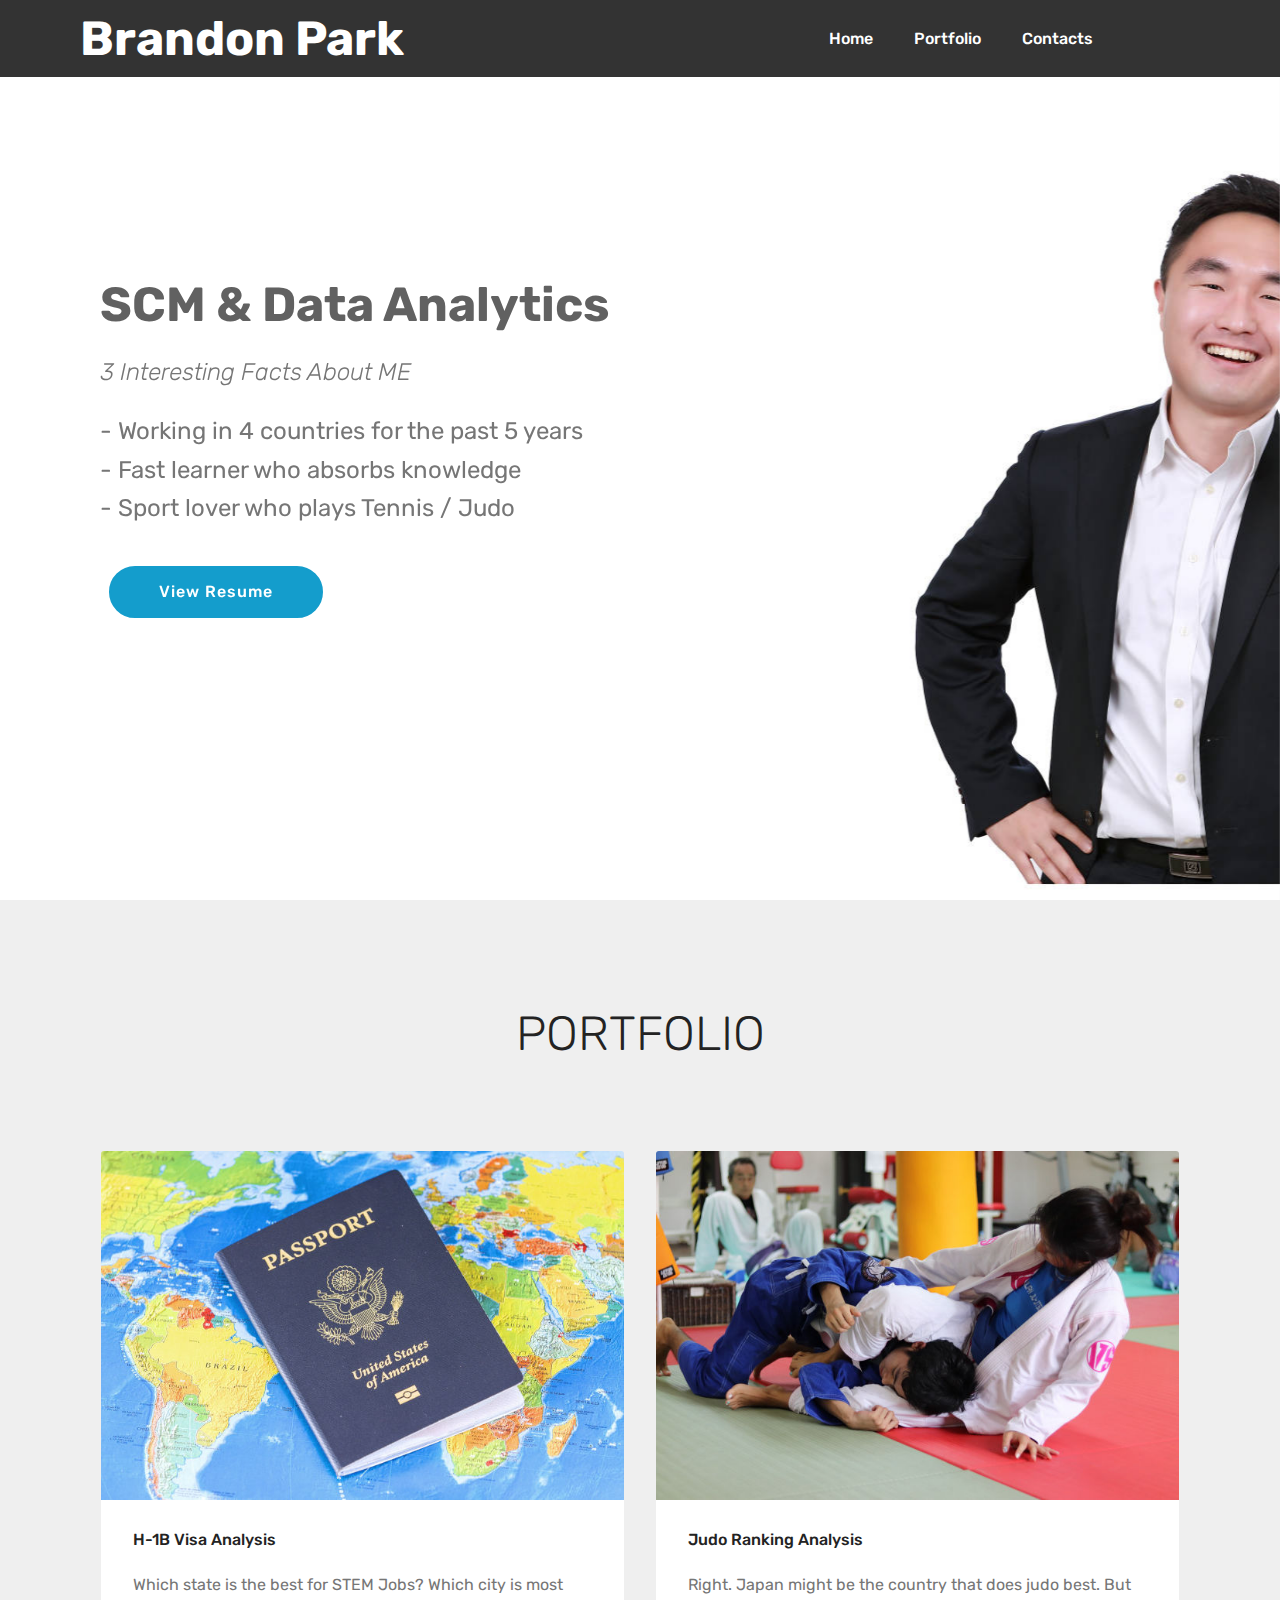
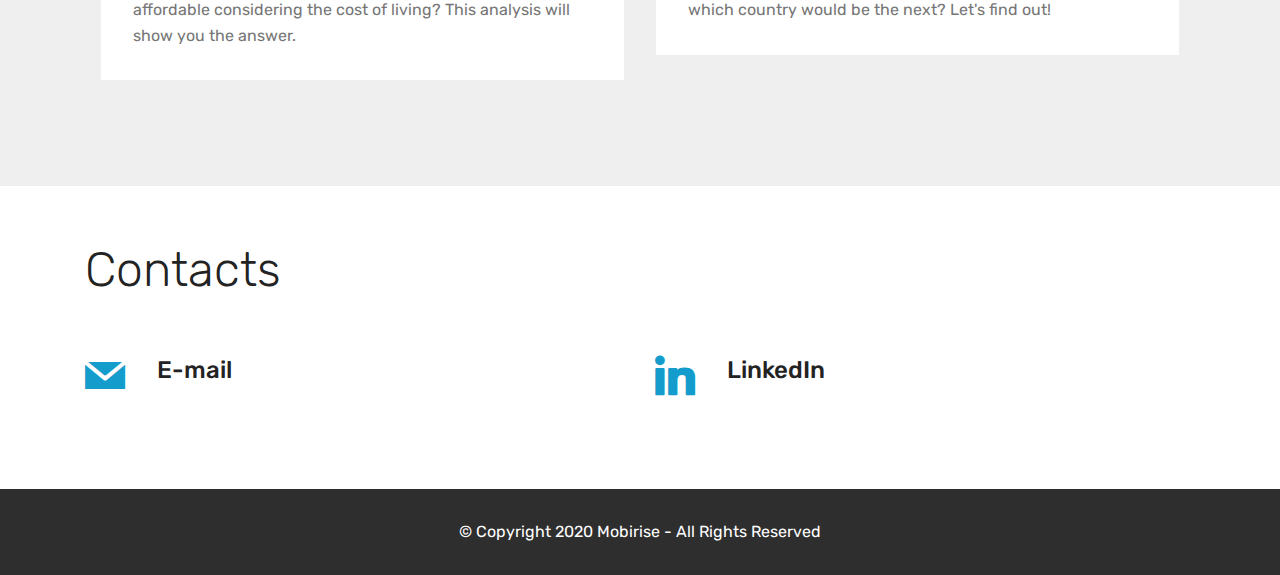
<file: index.html>
<!DOCTYPE html>
<html  >
<head>
  <!-- Site made with Mobirise Website Builder v4.12.4, https://mobirise.com -->
  <meta charset="UTF-8">
  <meta http-equiv="X-UA-Compatible" content="IE=edge">
  <meta name="generator" content="Mobirise v4.12.4, mobirise.com">
  <meta name="viewport" content="width=device-width, initial-scale=1, minimum-scale=1">
  <link rel="shortcut icon" href="assets/images/1-67x73.png" type="image/x-icon">
  <meta name="description" content="">
  
  
  <title>Home</title>
  <link rel="stylesheet" href="assets/web/assets/mobirise-icons/mobirise-icons.css">
  <link rel="stylesheet" href="assets/bootstrap/css/bootstrap.min.css">
  <link rel="stylesheet" href="assets/bootstrap/css/bootstrap-grid.min.css">
  <link rel="stylesheet" href="assets/bootstrap/css/bootstrap-reboot.min.css">
  <link rel="stylesheet" href="assets/socicon/css/styles.css">
  <link rel="stylesheet" href="assets/tether/tether.min.css">
  <link rel="stylesheet" href="assets/dropdown/css/style.css">
  <link rel="stylesheet" href="assets/theme/css/style.css">
  <link rel="preload" as="style" href="assets/mobirise/css/mbr-additional.css"><link rel="stylesheet" href="assets/mobirise/css/mbr-additional.css" type="text/css">
  
  
  
</head>
<body>
  <section class="menu cid-s62dgNd9wj" once="menu" id="menu1-0">

    

    <nav class="navbar navbar-expand beta-menu navbar-dropdown align-items-center navbar-fixed-top navbar-toggleable-sm">
        <button class="navbar-toggler navbar-toggler-right" type="button" data-toggle="collapse" data-target="#navbarSupportedContent" aria-controls="navbarSupportedContent" aria-expanded="false" aria-label="Toggle navigation">
            <div class="hamburger">
                <span></span>
                <span></span>
                <span></span>
                <span></span>
            </div>
        </button>
        <div class="menu-logo">
            <div class="navbar-brand">
                
                <span class="navbar-caption-wrap"><a class="navbar-caption text-white display-2" href="index.html">Brandon Park</a></span>
            </div>
        </div>
        <div class="collapse navbar-collapse" id="navbarSupportedContent">
            <ul class="navbar-nav nav-dropdown nav-right" data-app-modern-menu="true"><li class="nav-item">
                    <a class="nav-link link text-white display-4" href="index.html#top">
                        
                        Home &nbsp; &nbsp;&nbsp;</a>
                </li><li class="nav-item">
                    <a class="nav-link link text-white display-4" href="index.html#features18-r" target="_blank">
                        
                        Portfolio &nbsp; &nbsp;&nbsp;</a>
                </li><li class="nav-item"><a class="nav-link link text-white display-4" href="index.html#contacts3-10">
                        
                        Contacts</a></li><li class="nav-item"><a class="nav-link link text-white display-4" href="https://mobirise.co">&nbsp; &nbsp; &nbsp; &nbsp; &nbsp; &nbsp; &nbsp; &nbsp; &nbsp; &nbsp;</a></li></ul>
            
        </div>
    </nav>
</section>

<section class="engine"><a href="https://mobirise.info/a">online site builder</a></section><section class="header9 cid-s62dBQvLUE mbr-fullscreen mbr-parallax-background" id="header9-4">

    

    

    <div class="container">
        <div class="media-container-column mbr-white col-lg-8 col-md-10">
            <h1 class="mbr-section-title align-left mbr-bold pb-3 mbr-fonts-style display-1">SCM &amp; Data Analytics</h1>
            <h3 class="mbr-section-subtitle align-left mbr-light pb-3 mbr-fonts-style display-5">3 Interesting Facts About ME<br></h3>
            <p class="mbr-text align-left pb-3 mbr-fonts-style display-5">- Working in 4 countries for the past 5 years<br>- Fast learner who absorbs knowledge<br>- Sport lover who plays Tennis / Judo</p>
            <div class="mbr-section-btn align-left"><a class="btn btn-md btn-primary display-4" href="assets/files/CV_Brandon-Park_2020.pdf" target="_blank">View Resume</a></div>
        </div>
    </div>

    
</section>

<section class="features18 popup-btn-cards cid-s62jAHwenH" id="features18-r">

    

    
    <div class="container">
        <h2 class="mbr-section-title pb-3 align-center mbr-fonts-style display-1">
            PORTFOLIO</h2>
        <h3 class="mbr-section-subtitle display-5 align-center mbr-fonts-style mbr-light"></h3>
        <div class="media-container-row pt-5 ">
            <div class="card p-3 col-12 col-md-6">
                <div class="card-wrapper ">
                    <div class="card-img">
                        <div class="mbr-overlay"></div>
                        <div class="mbr-section-btn text-center"><a href="https://github.com/brandon-park/H1B_Analysis/blob/master/H1B%20Analysis.ipynb" class="btn btn-primary display-4" target="_blank">Learn More</a></div>
                        <img src="assets/images/passport-2642169-1920-676x451.jpg" alt="Mobirise" title="">
                    </div>
                    <div class="card-box">
                        <h4 class="card-title mbr-fonts-style display-7">H-1B Visa Analysis</h4>
                        <p class="mbr-text mbr-fonts-style align-left display-7">Which state is the best for STEM Jobs? Which city is most affordable considering the cost of living? This analysis will show you the answer.</p>
                    </div>
                </div>
            </div>
            <div class="card p-3 col-12 col-md-6">
                <div class="card-wrapper">
                    <div class="card-img">
                        <div class="mbr-overlay"></div>
                        <div class="mbr-section-btn text-center"><a href="https://github.com/brandon-park/Judo-Ranking/blob/master/Judo%20Ranking%20Analysis.ipynb" class="btn btn-primary display-4" target="_blank">Learn More</a></div>
                        <img src="assets/images/samuel-castro-0-l3vtlt7e4-unsplash-676x451.jpg" alt="Mobirise" title="">
                    </div>
                    <div class="card-box">
                        <h4 class="card-title mbr-fonts-style display-7">Judo Ranking Analysis</h4>
                        <p class="mbr-text mbr-fonts-style display-7">Right. Japan might be the country that does judo best. But which country would be the next? Let's find out!</p>
                    </div>
                </div>
            </div>

            

            
        </div>
    </div>
</section>

<section class="mbr-section contacts3 cid-s62s4SRxkV" id="contacts3-10">
    <!---->
    
    <!---->
    <!--Overlay-->
    
    <!--Container-->
    <div class="container">
        <div class="row">
            <!--Titles-->
            <div class="title col-12">
                <h2 class="align-left mbr-fonts-style display-1">Contacts
                </h2>
                
            </div>
            <div class="col-12">
                <div class="row">
                    
                    
                    <div class="col-12 col-md-6">
                        <div class="wrapper">
                            <span class="iconfont-wrapper">
                                <a href="mailto:brandon.swpark@gmail.com"><span class="amp-iconfont icon fa-comment-o fa socicon-mail socicon"></span></a>
                            </span>
                            <div class="b-info b-mail">
                                <h5 class="align-left mbr-fonts-style display-5">
                                    E-mail</h5>
                                <p class="mbr-text align-left mbr-fonts-style display-7"></p>
                            </div>
                        </div>
                    </div>
                    <div class="col-12 col-md-6">
                        <div class="wrapper">
                            <span class="iconfont-wrapper">
                                <a href="https://www.linkedin.com/in/seokwoo-park-brandon-83aa2a131/" target="_blank"><span class="amp-iconfont icon fa-th-large fa socicon-linkedin socicon"></span></a>
                            </span>
                            <div class="b-info b-mail">
                                <h5 class="align-left mbr-fonts-style display-5">
                                    LinkedIn</h5>
                                <p class="mbr-text align-left mbr-fonts-style display-7"></p>
                            </div>
                        </div>
                    </div>
                </div>
            </div>
        </div>
    </div>
</section>

<section once="footers" class="cid-s62eqmswaV" id="footer6-b">

    

    

    <div class="container">
        <div class="media-container-row align-center mbr-white">
            <div class="col-12">
                <p class="mbr-text mb-0 mbr-fonts-style display-7">© Copyright 2020 Mobirise - All Rights Reserved</p>
            </div>
        </div>
    </div>
</section>


  <script src="assets/web/assets/jquery/jquery.min.js"></script>
  <script src="assets/popper/popper.min.js"></script>
  <script src="assets/bootstrap/js/bootstrap.min.js"></script>
  <script src="assets/smoothscroll/smooth-scroll.js"></script>
  <script src="assets/tether/tether.min.js"></script>
  <script src="assets/touchswipe/jquery.touch-swipe.min.js"></script>
  <script src="assets/parallax/jarallax.min.js"></script>
  <script src="assets/mbr-popup-btns/mbr-popup-btns.js"></script>
  <script src="assets/dropdown/js/nav-dropdown.js"></script>
  <script src="assets/dropdown/js/navbar-dropdown.js"></script>
  <script src="assets/theme/js/script.js"></script>
  
  
</body>
</html>
</file>
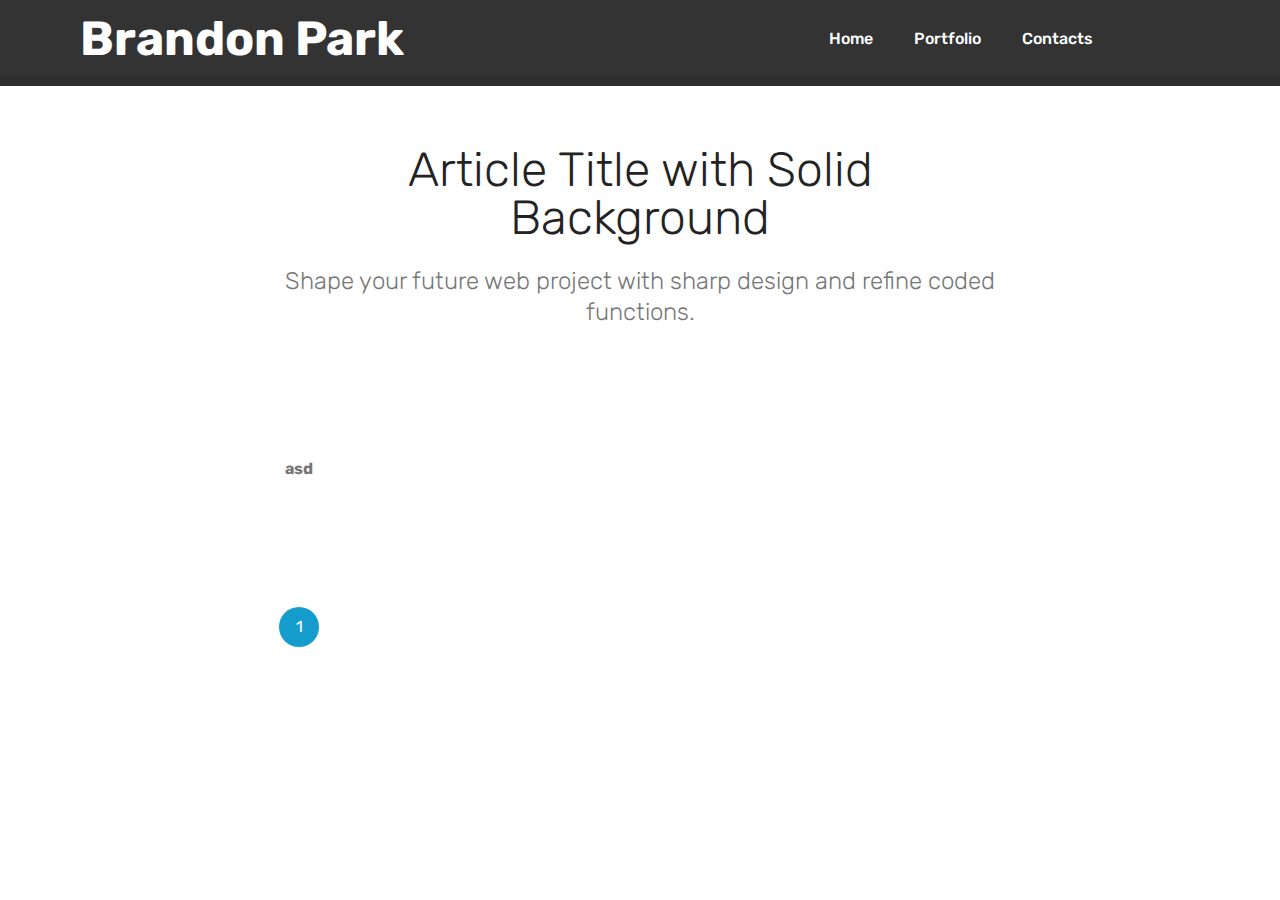
<file: page1.html>
<!DOCTYPE html>
<html  >
<head>
  <!-- Site made with Mobirise Website Builder v4.12.4, https://mobirise.com -->
  <meta charset="UTF-8">
  <meta http-equiv="X-UA-Compatible" content="IE=edge">
  <meta name="generator" content="Mobirise v4.12.4, mobirise.com">
  <meta name="viewport" content="width=device-width, initial-scale=1, minimum-scale=1">
  <link rel="shortcut icon" href="assets/images/1-67x73.png" type="image/x-icon">
  <meta name="description" content="Web Page Maker Description">
  
  
  <title>PP1</title>
  <link rel="stylesheet" href="assets/web/assets/mobirise-icons/mobirise-icons.css">
  <link rel="stylesheet" href="assets/bootstrap/css/bootstrap.min.css">
  <link rel="stylesheet" href="assets/bootstrap/css/bootstrap-grid.min.css">
  <link rel="stylesheet" href="assets/bootstrap/css/bootstrap-reboot.min.css">
  <link rel="stylesheet" href="assets/tether/tether.min.css">
  <link rel="stylesheet" href="assets/dropdown/css/style.css">
  <link rel="stylesheet" href="assets/theme/css/style.css">
  <link rel="preload" as="style" href="assets/mobirise/css/mbr-additional.css"><link rel="stylesheet" href="assets/mobirise/css/mbr-additional.css" type="text/css">
  
  
  
</head>
<body>
  <section class="menu cid-s62dgNd9wj" once="menu" id="menu1-c">

    

    <nav class="navbar navbar-expand beta-menu navbar-dropdown align-items-center navbar-fixed-top navbar-toggleable-sm">
        <button class="navbar-toggler navbar-toggler-right" type="button" data-toggle="collapse" data-target="#navbarSupportedContent" aria-controls="navbarSupportedContent" aria-expanded="false" aria-label="Toggle navigation">
            <div class="hamburger">
                <span></span>
                <span></span>
                <span></span>
                <span></span>
            </div>
        </button>
        <div class="menu-logo">
            <div class="navbar-brand">
                
                <span class="navbar-caption-wrap"><a class="navbar-caption text-white display-2" href="index.html">Brandon Park</a></span>
            </div>
        </div>
        <div class="collapse navbar-collapse" id="navbarSupportedContent">
            <ul class="navbar-nav nav-dropdown nav-right" data-app-modern-menu="true"><li class="nav-item">
                    <a class="nav-link link text-white display-4" href="index.html#top">
                        
                        Home &nbsp; &nbsp;&nbsp;</a>
                </li><li class="nav-item">
                    <a class="nav-link link text-white display-4" href="index.html#features18-r" target="_blank">
                        
                        Portfolio &nbsp; &nbsp;&nbsp;</a>
                </li><li class="nav-item"><a class="nav-link link text-white display-4" href="index.html#contacts3-10">
                        
                        Contacts</a></li><li class="nav-item"><a class="nav-link link text-white display-4" href="https://mobirise.co">&nbsp; &nbsp; &nbsp; &nbsp; &nbsp; &nbsp; &nbsp; &nbsp; &nbsp; &nbsp;</a></li></ul>
            
        </div>
    </nav>
</section>

<section class="engine"><a href="https://mobirise.info/a">online website builder</a></section><section once="footers" class="cid-s62eqmswaV" id="footer6-d">

    

    

    <div class="container">
        <div class="media-container-row align-center mbr-white">
            <div class="col-12">
                <p class="mbr-text mb-0 mbr-fonts-style display-7">© Copyright 2020 Mobirise - All Rights Reserved</p>
            </div>
        </div>
    </div>
</section>

<section class="mbr-section content4 cid-s62iNG8f1E" id="content4-g">

    

    <div class="container">
        <div class="media-container-row">
            <div class="title col-12 col-md-8">
                <h2 class="align-center pb-3 mbr-fonts-style display-2">
                    Article Title with Solid Background
                </h2>
                <h3 class="mbr-section-subtitle align-center mbr-light mbr-fonts-style display-5">
                    Shape your future web project with sharp design and refine coded functions.
                </h3>
                
            </div>
        </div>
    </div>
</section>

<section class="mbr-section article content1 cid-s62iQ4UaRD" id="content1-h">
    
     

    <div class="container">
        <div class="media-container-row">
            <div class="mbr-text col-12 mbr-fonts-style display-7 col-md-8"><strong>asd</strong></div>
        </div>
    </div>
</section>

<section class="mbr-section article content11 cid-s62iV9nf0P" id="content11-j">
     

    <div class="container">
        <div class="media-container-row">
            <div class="mbr-text counter-container col-12 col-md-8 mbr-fonts-style display-7">
                <ol>
                    <li><br></li>
                </ol>
            </div>
        </div>
    </div>
</section>


  <script src="assets/web/assets/jquery/jquery.min.js"></script>
  <script src="assets/popper/popper.min.js"></script>
  <script src="assets/bootstrap/js/bootstrap.min.js"></script>
  <script src="assets/tether/tether.min.js"></script>
  <script src="assets/smoothscroll/smooth-scroll.js"></script>
  <script src="assets/dropdown/js/nav-dropdown.js"></script>
  <script src="assets/dropdown/js/navbar-dropdown.js"></script>
  <script src="assets/touchswipe/jquery.touch-swipe.min.js"></script>
  <script src="assets/theme/js/script.js"></script>
  
  
</body>
</html>
</file>
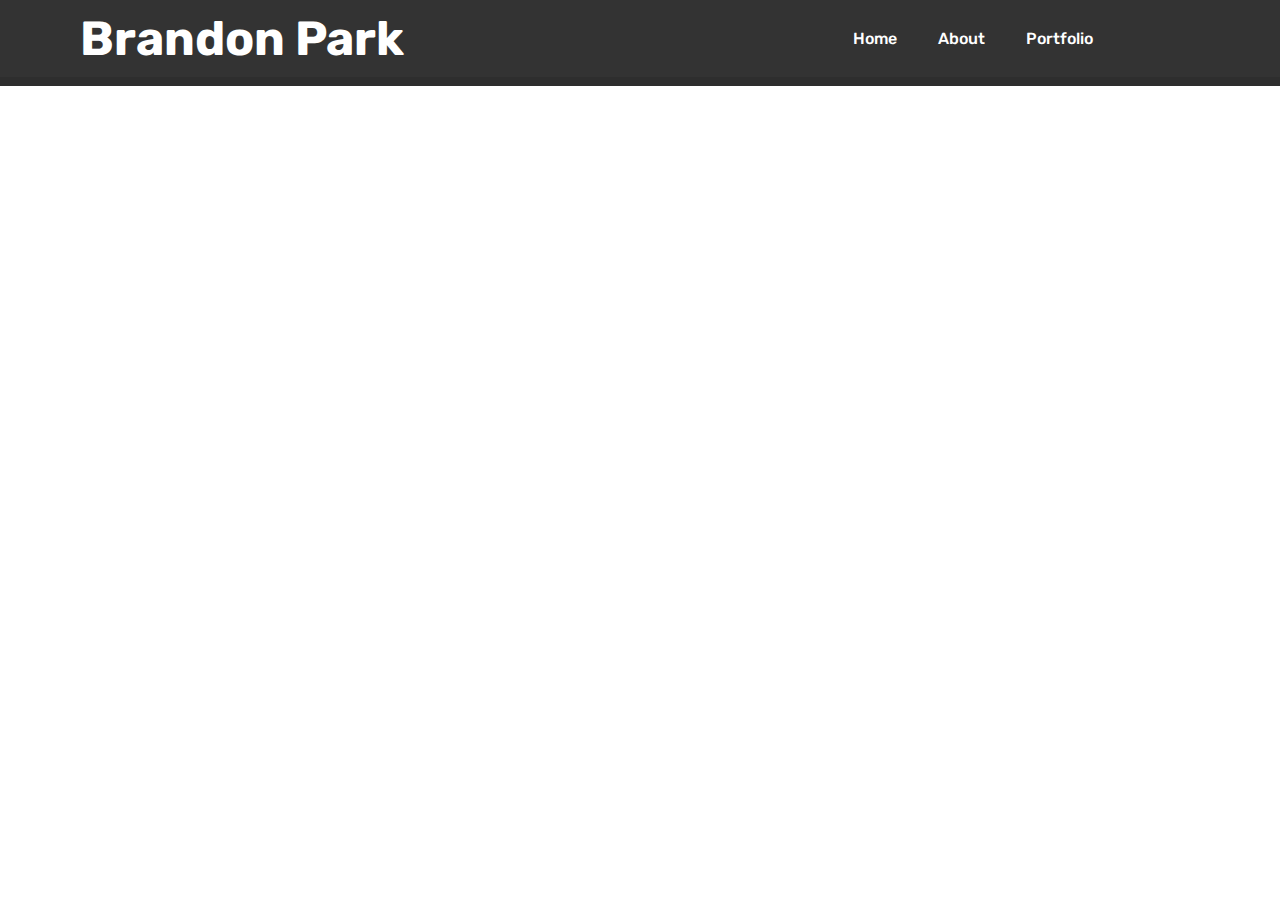
<file: page2.html>
<!DOCTYPE html>
<html  >
<head>
  <!-- Site made with Mobirise Website Builder v4.12.4, https://mobirise.com -->
  <meta charset="UTF-8">
  <meta http-equiv="X-UA-Compatible" content="IE=edge">
  <meta name="generator" content="Mobirise v4.12.4, mobirise.com">
  <meta name="viewport" content="width=device-width, initial-scale=1, minimum-scale=1">
  <link rel="shortcut icon" href="assets/images/1-67x73.png" type="image/x-icon">
  <meta name="description" content="Website Maker Description">
  
  
  <title>PP Home</title>
  <link rel="stylesheet" href="assets/web/assets/mobirise-icons/mobirise-icons.css">
  <link rel="stylesheet" href="assets/bootstrap/css/bootstrap.min.css">
  <link rel="stylesheet" href="assets/bootstrap/css/bootstrap-grid.min.css">
  <link rel="stylesheet" href="assets/bootstrap/css/bootstrap-reboot.min.css">
  <link rel="stylesheet" href="assets/tether/tether.min.css">
  <link rel="stylesheet" href="assets/dropdown/css/style.css">
  <link rel="stylesheet" href="assets/theme/css/style.css">
  <link rel="preload" as="style" href="assets/mobirise/css/mbr-additional.css"><link rel="stylesheet" href="assets/mobirise/css/mbr-additional.css" type="text/css">
  
  
  
</head>
<body>
  <section class="menu cid-s62dgNd9wj" once="menu" id="menu1-k">

    

    <nav class="navbar navbar-expand beta-menu navbar-dropdown align-items-center navbar-fixed-top navbar-toggleable-sm">
        <button class="navbar-toggler navbar-toggler-right" type="button" data-toggle="collapse" data-target="#navbarSupportedContent" aria-controls="navbarSupportedContent" aria-expanded="false" aria-label="Toggle navigation">
            <div class="hamburger">
                <span></span>
                <span></span>
                <span></span>
                <span></span>
            </div>
        </button>
        <div class="menu-logo">
            <div class="navbar-brand">
                
                <span class="navbar-caption-wrap"><a class="navbar-caption text-white display-2" href="https://mobirise.co">Brandon Park</a></span>
            </div>
        </div>
        <div class="collapse navbar-collapse" id="navbarSupportedContent">
            <ul class="navbar-nav nav-dropdown nav-right" data-app-modern-menu="true"><li class="nav-item">
                    <a class="nav-link link text-white display-4" href="index.html#top">
                        
                        Home &nbsp; &nbsp;&nbsp;</a>
                </li><li class="nav-item">
                    <a class="nav-link link text-white display-4" href="https://mobirise.co">
                        
                        About &nbsp; &nbsp;&nbsp;</a>
                </li><li class="nav-item"><a class="nav-link link text-white display-4" href="https://mobirise.co">
                        
                        Portfolio</a></li><li class="nav-item"><a class="nav-link link text-white display-4" href="https://mobirise.co">&nbsp; &nbsp; &nbsp; &nbsp; &nbsp; &nbsp; &nbsp; &nbsp; &nbsp; &nbsp;</a></li></ul>
            
        </div>
    </nav>
</section>

<section class="engine"><a href="https://mobirise.info/w">html5 templates</a></section><section once="footers" class="cid-s62eqmswaV" id="footer6-l">

    

    

    <div class="container">
        <div class="media-container-row align-center mbr-white">
            <div class="col-12">
                <p class="mbr-text mb-0 mbr-fonts-style display-7">
                    © Copyright 2020 Mobirise - All Rights Reserved
                </p>
            </div>
        </div>
    </div>
</section>


  <script src="assets/web/assets/jquery/jquery.min.js"></script>
  <script src="assets/popper/popper.min.js"></script>
  <script src="assets/bootstrap/js/bootstrap.min.js"></script>
  <script src="assets/tether/tether.min.js"></script>
  <script src="assets/smoothscroll/smooth-scroll.js"></script>
  <script src="assets/dropdown/js/nav-dropdown.js"></script>
  <script src="assets/dropdown/js/navbar-dropdown.js"></script>
  <script src="assets/touchswipe/jquery.touch-swipe.min.js"></script>
  <script src="assets/theme/js/script.js"></script>
  
  
</body>
</html>
</file>
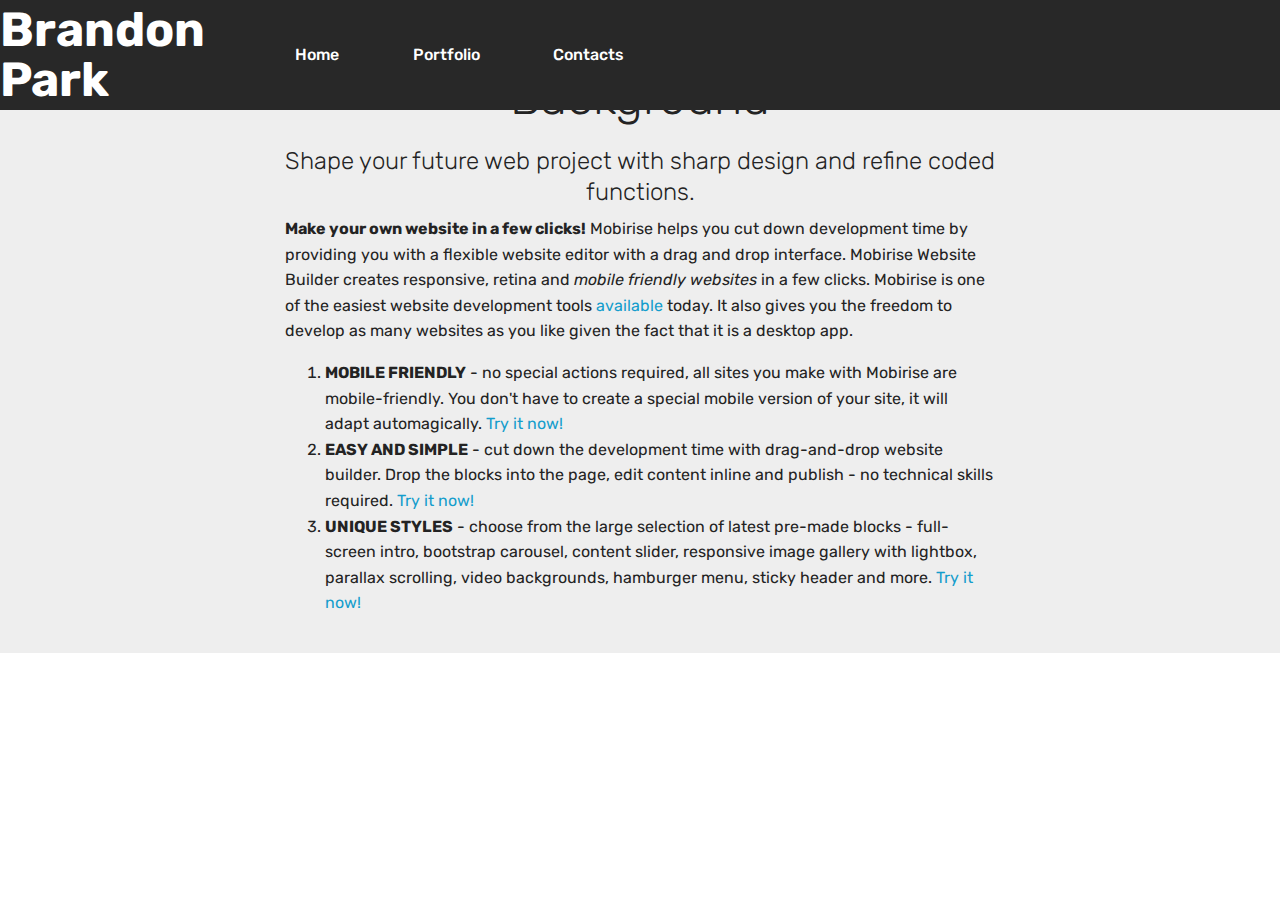
<file: page3.html>
<!DOCTYPE html>
<html  >
<head>
  <!-- Site made with Mobirise Website Builder v4.12.4, https://mobirise.com -->
  <meta charset="UTF-8">
  <meta http-equiv="X-UA-Compatible" content="IE=edge">
  <meta name="generator" content="Mobirise v4.12.4, mobirise.com">
  <meta name="viewport" content="width=device-width, initial-scale=1, minimum-scale=1">
  <link rel="shortcut icon" href="assets/images/1-67x73.png" type="image/x-icon">
  <meta name="description" content="Web Page Maker Description">
  
  
  <title>PP3</title>
  <link rel="stylesheet" href="assets/web/assets/mobirise-icons/mobirise-icons.css">
  <link rel="stylesheet" href="assets/bootstrap/css/bootstrap.min.css">
  <link rel="stylesheet" href="assets/bootstrap/css/bootstrap-grid.min.css">
  <link rel="stylesheet" href="assets/bootstrap/css/bootstrap-reboot.min.css">
  <link rel="stylesheet" href="assets/tether/tether.min.css">
  <link rel="stylesheet" href="assets/dropdown/css/style.css">
  <link rel="stylesheet" href="assets/theme/css/style.css">
  <link rel="preload" as="style" href="assets/mobirise/css/mbr-additional.css"><link rel="stylesheet" href="assets/mobirise/css/mbr-additional.css" type="text/css">
  
  
  
</head>
<body>
  <section class="menu cid-s62unp4rZz" once="menu" id="menu1-1c">

    

    <nav class="navbar navbar-expand beta-menu navbar-dropdown align-items-center navbar-fixed-top navbar-toggleable-sm">
        <button class="navbar-toggler navbar-toggler-right" type="button" data-toggle="collapse" data-target="#navbarSupportedContent" aria-controls="navbarSupportedContent" aria-expanded="false" aria-label="Toggle navigation">
            <div class="hamburger">
                <span></span>
                <span></span>
                <span></span>
                <span></span>
            </div>
        </button>
        <div class="menu-logo">
            <div class="navbar-brand">
                
                <span class="navbar-caption-wrap"><a class="navbar-caption text-white display-2" href="index.html">Brandon Park</a></span>
            </div>
        </div>
        <div class="collapse navbar-collapse" id="navbarSupportedContent">
            <ul class="navbar-nav nav-dropdown nav-right" data-app-modern-menu="true"><li class="nav-item">
                    <a class="nav-link link text-white display-4" href="index.html#top">
                        
                        Home &nbsp; &nbsp;&nbsp;</a>
                </li><li class="nav-item">
                    <a class="nav-link link text-white display-4" href="index.html#features18-r" target="_blank">
                        
                        Portfolio &nbsp; &nbsp;&nbsp;</a>
                </li><li class="nav-item"><a class="nav-link link text-white display-4" href="index.html#contacts3-10">
                        
                        Contacts</a></li><li class="nav-item"><a class="nav-link link text-white display-4" href="https://mobirise.co">&nbsp; &nbsp; &nbsp; &nbsp; &nbsp; &nbsp; &nbsp; &nbsp; &nbsp; &nbsp;</a></li></ul>
            
        </div>
    </nav>
</section>

<section class="engine"><a href="https://mobirise.info/j">website templates</a></section><section once="footers" class="cid-s62unpBCRn" id="footer6-1d">

    

    

    <div class="container">
        <div class="media-container-row align-center mbr-white">
            <div class="col-12">
                <p class="mbr-text mb-0 mbr-fonts-style display-7">© Copyright 2020 Mobirise - All Rights Reserved</p>
            </div>
        </div>
    </div>
</section>

<section class="mbr-section content4 cid-s62unq7yWV" id="content4-1e">

    

    <div class="container">
        <div class="media-container-row">
            <div class="title col-12 col-md-8">
                <h2 class="align-center pb-3 mbr-fonts-style display-2">
                    Article Title with Solid Background
                </h2>
                <h3 class="mbr-section-subtitle align-center mbr-light mbr-fonts-style display-5">
                    Shape your future web project with sharp design and refine coded functions.
                </h3>
                
            </div>
        </div>
    </div>
</section>

<section class="mbr-section article content1 cid-s62unqDvMa" id="content1-1f">
    
     

    <div class="container">
        <div class="media-container-row">
            <div class="mbr-text col-12 mbr-fonts-style display-7 col-md-8"><p>
                <strong> Make your own website in a few clicks!</strong> Mobirise helps you cut down development time by providing you with a flexible website editor with a drag and drop interface. Mobirise Website Builder creates responsive, retina and <em>mobile friendly websites</em> in a few clicks. Mobirise is one of the easiest website development tools <a href="https://mobirise.co/">available</a> today. It also gives you the freedom to develop as many websites as you like given the fact that it is a desktop app.</p></div>
        </div>
    </div>
</section>

<section class="mbr-section article content11 cid-s62unrdrCc" id="content11-1g">
     

    <div class="container">
        <div class="media-container-row">
            <div class="mbr-text counter-container col-12 col-md-8 mbr-fonts-style display-7">
                <ol>
                    <li><strong>MOBILE FRIENDLY</strong> - no special actions required, all sites you make with Mobirise are mobile-friendly. You don't have to create a special mobile version of your site, it will adapt automagically. <a href="https://mobirise.co/">Try it now!</a></li>
                    <li><strong>EASY AND SIMPLE</strong> - cut down the development time with drag-and-drop website builder. Drop the blocks into the page, edit content inline and publish - no technical skills required. <a href="https://mobirise.co/">Try it now!</a></li>
                    <li><strong>UNIQUE STYLES</strong> - choose from the large selection of latest pre-made blocks - full-screen intro, bootstrap carousel, content slider, responsive image gallery with lightbox, parallax scrolling, video backgrounds, hamburger menu, sticky header and more. <a href="https://mobirise.co/">Try it now!</a></li>
                </ol>
            </div>
        </div>
    </div>
</section>


  <script src="assets/web/assets/jquery/jquery.min.js"></script>
  <script src="assets/popper/popper.min.js"></script>
  <script src="assets/bootstrap/js/bootstrap.min.js"></script>
  <script src="assets/tether/tether.min.js"></script>
  <script src="assets/smoothscroll/smooth-scroll.js"></script>
  <script src="assets/dropdown/js/nav-dropdown.js"></script>
  <script src="assets/dropdown/js/navbar-dropdown.js"></script>
  <script src="assets/touchswipe/jquery.touch-swipe.min.js"></script>
  <script src="assets/theme/js/script.js"></script>
  
  
</body>
</html>
</file>
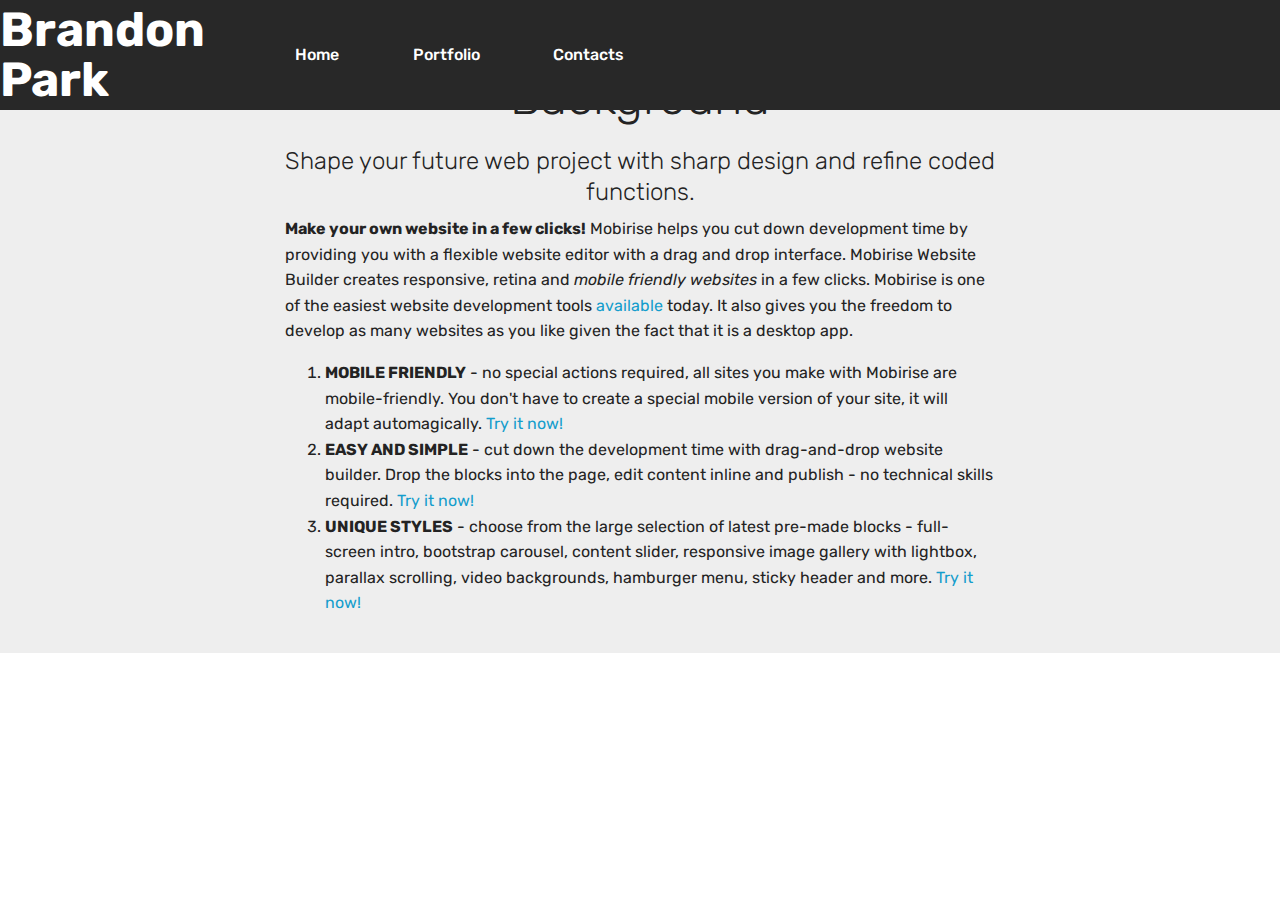
<file: page4.html>
<!DOCTYPE html>
<html  >
<head>
  <!-- Site made with Mobirise Website Builder v4.12.4, https://mobirise.com -->
  <meta charset="UTF-8">
  <meta http-equiv="X-UA-Compatible" content="IE=edge">
  <meta name="generator" content="Mobirise v4.12.4, mobirise.com">
  <meta name="viewport" content="width=device-width, initial-scale=1, minimum-scale=1">
  <link rel="shortcut icon" href="assets/images/1-67x73.png" type="image/x-icon">
  <meta name="description" content="Web Page Maker Description">
  
  
  <title>PP2</title>
  <link rel="stylesheet" href="assets/web/assets/mobirise-icons/mobirise-icons.css">
  <link rel="stylesheet" href="assets/bootstrap/css/bootstrap.min.css">
  <link rel="stylesheet" href="assets/bootstrap/css/bootstrap-grid.min.css">
  <link rel="stylesheet" href="assets/bootstrap/css/bootstrap-reboot.min.css">
  <link rel="stylesheet" href="assets/tether/tether.min.css">
  <link rel="stylesheet" href="assets/dropdown/css/style.css">
  <link rel="stylesheet" href="assets/theme/css/style.css">
  <link rel="preload" as="style" href="assets/mobirise/css/mbr-additional.css"><link rel="stylesheet" href="assets/mobirise/css/mbr-additional.css" type="text/css">
  
  
  
</head>
<body>
  <section class="menu cid-s62uixDOKC" once="menu" id="menu1-17">

    

    <nav class="navbar navbar-expand beta-menu navbar-dropdown align-items-center navbar-fixed-top navbar-toggleable-sm">
        <button class="navbar-toggler navbar-toggler-right" type="button" data-toggle="collapse" data-target="#navbarSupportedContent" aria-controls="navbarSupportedContent" aria-expanded="false" aria-label="Toggle navigation">
            <div class="hamburger">
                <span></span>
                <span></span>
                <span></span>
                <span></span>
            </div>
        </button>
        <div class="menu-logo">
            <div class="navbar-brand">
                
                <span class="navbar-caption-wrap"><a class="navbar-caption text-white display-2" href="index.html">Brandon Park</a></span>
            </div>
        </div>
        <div class="collapse navbar-collapse" id="navbarSupportedContent">
            <ul class="navbar-nav nav-dropdown nav-right" data-app-modern-menu="true"><li class="nav-item">
                    <a class="nav-link link text-white display-4" href="index.html#top">
                        
                        Home &nbsp; &nbsp;&nbsp;</a>
                </li><li class="nav-item">
                    <a class="nav-link link text-white display-4" href="index.html#features18-r" target="_blank">
                        
                        Portfolio &nbsp; &nbsp;&nbsp;</a>
                </li><li class="nav-item"><a class="nav-link link text-white display-4" href="index.html#contacts3-10">
                        
                        Contacts</a></li><li class="nav-item"><a class="nav-link link text-white display-4" href="https://mobirise.co">&nbsp; &nbsp; &nbsp; &nbsp; &nbsp; &nbsp; &nbsp; &nbsp; &nbsp; &nbsp;</a></li></ul>
            
        </div>
    </nav>
</section>

<section class="engine"><a href="https://mobirise.info/d">web maker</a></section><section once="footers" class="cid-s62uiy5njw" id="footer6-18">

    

    

    <div class="container">
        <div class="media-container-row align-center mbr-white">
            <div class="col-12">
                <p class="mbr-text mb-0 mbr-fonts-style display-7">© Copyright 2020 Mobirise - All Rights Reserved</p>
            </div>
        </div>
    </div>
</section>

<section class="mbr-section content4 cid-s62uiyHJK6" id="content4-19">

    

    <div class="container">
        <div class="media-container-row">
            <div class="title col-12 col-md-8">
                <h2 class="align-center pb-3 mbr-fonts-style display-2">
                    Article Title with Solid Background
                </h2>
                <h3 class="mbr-section-subtitle align-center mbr-light mbr-fonts-style display-5">
                    Shape your future web project with sharp design and refine coded functions.
                </h3>
                
            </div>
        </div>
    </div>
</section>

<section class="mbr-section article content1 cid-s62uizkWfh" id="content1-1a">
    
     

    <div class="container">
        <div class="media-container-row">
            <div class="mbr-text col-12 mbr-fonts-style display-7 col-md-8"><p>
                <strong> Make your own website in a few clicks!</strong> Mobirise helps you cut down development time by providing you with a flexible website editor with a drag and drop interface. Mobirise Website Builder creates responsive, retina and <em>mobile friendly websites</em> in a few clicks. Mobirise is one of the easiest website development tools <a href="https://mobirise.co/">available</a> today. It also gives you the freedom to develop as many websites as you like given the fact that it is a desktop app.</p></div>
        </div>
    </div>
</section>

<section class="mbr-section article content11 cid-s62uizXpDl" id="content11-1b">
     

    <div class="container">
        <div class="media-container-row">
            <div class="mbr-text counter-container col-12 col-md-8 mbr-fonts-style display-7">
                <ol>
                    <li><strong>MOBILE FRIENDLY</strong> - no special actions required, all sites you make with Mobirise are mobile-friendly. You don't have to create a special mobile version of your site, it will adapt automagically. <a href="https://mobirise.co/">Try it now!</a></li>
                    <li><strong>EASY AND SIMPLE</strong> - cut down the development time with drag-and-drop website builder. Drop the blocks into the page, edit content inline and publish - no technical skills required. <a href="https://mobirise.co/">Try it now!</a></li>
                    <li><strong>UNIQUE STYLES</strong> - choose from the large selection of latest pre-made blocks - full-screen intro, bootstrap carousel, content slider, responsive image gallery with lightbox, parallax scrolling, video backgrounds, hamburger menu, sticky header and more. <a href="https://mobirise.co/">Try it now!</a></li>
                </ol>
            </div>
        </div>
    </div>
</section>


  <script src="assets/web/assets/jquery/jquery.min.js"></script>
  <script src="assets/popper/popper.min.js"></script>
  <script src="assets/bootstrap/js/bootstrap.min.js"></script>
  <script src="assets/tether/tether.min.js"></script>
  <script src="assets/smoothscroll/smooth-scroll.js"></script>
  <script src="assets/dropdown/js/nav-dropdown.js"></script>
  <script src="assets/dropdown/js/navbar-dropdown.js"></script>
  <script src="assets/touchswipe/jquery.touch-swipe.min.js"></script>
  <script src="assets/theme/js/script.js"></script>
  
  
</body>
</html>
</file>
<file: assets/web/assets/mobirise-icons/mobirise-icons.css>
@font-face {
  font-family: 'MobiriseIcons';
  src:  url('mobirise-icons.eot?spat4u');
  src:  url('mobirise-icons.eot?spat4u#iefix') format('embedded-opentype'),
    url('mobirise-icons.ttf?spat4u') format('truetype'),
    url('mobirise-icons.woff?spat4u') format('woff'),
    url('mobirise-icons.svg?spat4u#MobiriseIcons') format('svg');
  font-weight: normal;
  font-style: normal;
  font-display: swap;
}

[class^="mbri-"], [class*=" mbri-"] {
  /* use !important to prevent issues with browser extensions that change fonts */
  font-family: MobiriseIcons !important;
  speak: none;
  font-style: normal;
  font-weight: normal;
  font-variant: normal;
  text-transform: none;
  line-height: 1;

  /* Better Font Rendering =========== */
  -webkit-font-smoothing: antialiased;
  -moz-osx-font-smoothing: grayscale;
}

.mbri-add-submenu:before {
  content: "\e900";
}
.mbri-alert:before {
  content: "\e901";
}
.mbri-align-center:before {
  content: "\e902";
}
.mbri-align-justify:before {
  content: "\e903";
}
.mbri-align-left:before {
  content: "\e904";
}
.mbri-align-right:before {
  content: "\e905";
}
.mbri-android:before {
  content: "\e906";
}
.mbri-apple:before {
  content: "\e907";
}
.mbri-arrow-down:before {
  content: "\e908";
}
.mbri-arrow-next:before {
  content: "\e909";
}
.mbri-arrow-prev:before {
  content: "\e90a";
}
.mbri-arrow-up:before {
  content: "\e90b";
}
.mbri-bold:before {
  content: "\e90c";
}
.mbri-bookmark:before {
  content: "\e90d";
}
.mbri-bootstrap:before {
  content: "\e90e";
}
.mbri-briefcase:before {
  content: "\e90f";
}
.mbri-browse:before {
  content: "\e910";
}
.mbri-bulleted-list:before {
  content: "\e911";
}
.mbri-calendar:before {
  content: "\e912";
}
.mbri-camera:before {
  content: "\e913";
}
.mbri-cart-add:before {
  content: "\e914";
}
.mbri-cart-full:before {
  content: "\e915";
}
.mbri-cash:before {
  content: "\e916";
}
.mbri-change-style:before {
  content: "\e917";
}
.mbri-chat:before {
  content: "\e918";
}
.mbri-clock:before {
  content: "\e919";
}
.mbri-close:before {
  content: "\e91a";
}
.mbri-cloud:before {
  content: "\e91b";
}
.mbri-code:before {
  content: "\e91c";
}
.mbri-contact-form:before {
  content: "\e91d";
}
.mbri-credit-card:before {
  content: "\e91e";
}
.mbri-cursor-click:before {
  content: "\e91f";
}
.mbri-cust-feedback:before {
  content: "\e920";
}
.mbri-database:before {
  content: "\e921";
}
.mbri-delivery:before {
  content: "\e922";
}
.mbri-desktop:before {
  content: "\e923";
}
.mbri-devices:before {
  content: "\e924";
}
.mbri-down:before {
  content: "\e925";
}
.mbri-download:before {
  content: "\e989";
}
.mbri-drag-n-drop:before {
  content: "\e927";
}
.mbri-drag-n-drop2:before {
  content: "\e928";
}
.mbri-edit:before {
  content: "\e929";
}
.mbri-edit2:before {
  content: "\e92a";
}
.mbri-error:before {
  content: "\e92b";
}
.mbri-extension:before {
  content: "\e92c";
}
.mbri-features:before {
  content: "\e92d";
}
.mbri-file:before {
  content: "\e92e";
}
.mbri-flag:before {
  content: "\e92f";
}
.mbri-folder:before {
  content: "\e930";
}
.mbri-gift:before {
  content: "\e931";
}
.mbri-github:before {
  content: "\e932";
}
.mbri-globe:before {
  content: "\e933";
}
.mbri-globe-2:before {
  content: "\e934";
}
.mbri-growing-chart:before {
  content: "\e935";
}
.mbri-hearth:before {
  content: "\e936";
}
.mbri-help:before {
  content: "\e937";
}
.mbri-home:before {
  content: "\e938";
}
.mbri-hot-cup:before {
  content: "\e939";
}
.mbri-idea:before {
  content: "\e93a";
}
.mbri-image-gallery:before {
  content: "\e93b";
}
.mbri-image-slider:before {
  content: "\e93c";
}
.mbri-info:before {
  content: "\e93d";
}
.mbri-italic:before {
  content: "\e93e";
}
.mbri-key:before {
  content: "\e93f";
}
.mbri-laptop:before {
  content: "\e940";
}
.mbri-layers:before {
  content: "\e941";
}
.mbri-left-right:before {
  content: "\e942";
}
.mbri-left:before {
  content: "\e943";
}
.mbri-letter:before {
  content: "\e944";
}
.mbri-like:before {
  content: "\e945";
}
.mbri-link:before {
  content: "\e946";
}
.mbri-lock:before {
  content: "\e947";
}
.mbri-login:before {
  content: "\e948";
}
.mbri-logout:before {
  content: "\e949";
}
.mbri-magic-stick:before {
  content: "\e94a";
}
.mbri-map-pin:before {
  content: "\e94b";
}
.mbri-menu:before {
  content: "\e94c";
}
.mbri-mobile:before {
  content: "\e94d";
}
.mbri-mobile2:before {
  content: "\e94e";
}
.mbri-mobirise:before {
  content: "\e94f";
}
.mbri-more-horizontal:before {
  content: "\e950";
}
.mbri-more-vertical:before {
  content: "\e951";
}
.mbri-music:before {
  content: "\e952";
}
.mbri-new-file:before {
  content: "\e953";
}
.mbri-numbered-list:before {
  content: "\e954";
}
.mbri-opened-folder:before {
  content: "\e955";
}
.mbri-pages:before {
  content: "\e956";
}
.mbri-paper-plane:before {
  content: "\e957";
}
.mbri-paperclip:before {
  content: "\e958";
}
.mbri-photo:before {
  content: "\e959";
}
.mbri-photos:before {
  content: "\e95a";
}
.mbri-pin:before {
  content: "\e95b";
}
.mbri-play:before {
  content: "\e95c";
}
.mbri-plus:before {
  content: "\e95d";
}
.mbri-preview:before {
  content: "\e95e";
}
.mbri-print:before {
  content: "\e95f";
}
.mbri-protect:before {
  content: "\e960";
}
.mbri-question:before {
  content: "\e961";
}
.mbri-quote-left:before {
  content: "\e962";
}
.mbri-quote-right:before {
  content: "\e963";
}
.mbri-refresh:before {
  content: "\e964";
}
.mbri-responsive:before {
  content: "\e965";
}
.mbri-right:before {
  content: "\e966";
}
.mbri-rocket:before {
  content: "\e967";
}
.mbri-sad-face:before {
  content: "\e968";
}
.mbri-sale:before {
  content: "\e969";
}
.mbri-save:before {
  content: "\e96a";
}
.mbri-search:before {
  content: "\e96b";
}
.mbri-setting:before {
  content: "\e96c";
}
.mbri-setting2:before {
  content: "\e96d";
}
.mbri-setting3:before {
  content: "\e96e";
}
.mbri-share:before {
  content: "\e96f";
}
.mbri-shopping-bag:before {
  content: "\e970";
}
.mbri-shopping-basket:before {
  content: "\e971";
}
.mbri-shopping-cart:before {
  content: "\e972";
}
.mbri-sites:before {
  content: "\e973";
}
.mbri-smile-face:before {
  content: "\e974";
}
.mbri-speed:before {
  content: "\e975";
}
.mbri-star:before {
  content: "\e976";
}
.mbri-success:before {
  content: "\e977";
}
.mbri-sun:before {
  content: "\e978";
}
.mbri-sun2:before {
  content: "\e979";
}
.mbri-tablet:before {
  content: "\e97a";
}
.mbri-tablet-vertical:before {
  content: "\e97b";
}
.mbri-target:before {
  content: "\e97c";
}
.mbri-timer:before {
  content: "\e97d";
}
.mbri-to-ftp:before {
  content: "\e97e";
}
.mbri-to-local-drive:before {
  content: "\e97f";
}
.mbri-touch-swipe:before {
  content: "\e980";
}
.mbri-touch:before {
  content: "\e981";
}
.mbri-trash:before {
  content: "\e982";
}
.mbri-underline:before {
  content: "\e983";
}
.mbri-unlink:before {
  content: "\e984";
}
.mbri-unlock:before {
  content: "\e985";
}
.mbri-up-down:before {
  content: "\e986";
}
.mbri-up:before {
  content: "\e987";
}
.mbri-update:before {
  content: "\e988";
}
.mbri-upload:before {
 content: "\e926"; 
}
.mbri-user:before {
  content: "\e98a";
}
.mbri-user2:before {
  content: "\e98b";
}
.mbri-users:before {
  content: "\e98c";
}
.mbri-video:before {
  content: "\e98d";
}
.mbri-video-play:before {
  content: "\e98e";
}
.mbri-watch:before {
  content: "\e98f";
}
.mbri-website-theme:before {
  content: "\e990";
}
.mbri-wifi:before {
  content: "\e991";
}
.mbri-windows:before {
  content: "\e992";
}
.mbri-zoom-out:before {
  content: "\e993";
}
.mbri-redo:before {
  content: "\e994";
}
.mbri-undo:before {
  content: "\e995";
}
</file>
<file: assets/socicon/css/styles.css>
@charset "UTF-8";

@font-face {
  font-family: 'Socicon';
  src:  url('../fonts/socicon.eot');
  src:  url('../fonts/socicon.eot?#iefix') format('embedded-opentype'),
    url('../fonts/socicon.woff2') format('woff2'),
    url('../fonts/socicon.ttf') format('truetype'),
    url('../fonts/socicon.woff') format('woff'),
    url('../fonts/socicon.svg#socicon') format('svg');
  font-weight: normal;
  font-style: normal;
}

[data-icon]:before {
  font-family: "socicon" !important;
  content: attr(data-icon);
  font-style: normal !important;
  font-weight: normal !important;
  font-variant: normal !important;
  text-transform: none !important;
  speak: none;
  line-height: 1;
  -webkit-font-smoothing: antialiased;
  -moz-osx-font-smoothing: grayscale;
}

[class^="socicon-"], [class*=" socicon-"] {
  /* use !important to prevent issues with browser extensions that change fonts */
  font-family: 'Socicon' !important;
  speak: none;
  font-style: normal;
  font-weight: normal;
  font-variant: normal;
  text-transform: none;
  line-height: 1;

  /* Better Font Rendering =========== */
  -webkit-font-smoothing: antialiased;
  -moz-osx-font-smoothing: grayscale;
}

.socicon-eitaa:before {
  content: "\e97c";
}
.socicon-soroush:before {
  content: "\e97d";
}
.socicon-bale:before {
  content: "\e97e";
}
.socicon-zazzle:before {
  content: "\e97b";
}
.socicon-society6:before {
  content: "\e97a";
}
.socicon-redbubble:before {
  content: "\e979";
}
.socicon-avvo:before {
  content: "\e978";
}
.socicon-stitcher:before {
  content: "\e977";
}
.socicon-googlehangouts:before {
  content: "\e974";
}
.socicon-dlive:before {
  content: "\e975";
}
.socicon-vsco:before {
  content: "\e976";
}
.socicon-flipboard:before {
  content: "\e973";
}
.socicon-ubuntu:before {
  content: "\e958";
}
.socicon-artstation:before {
  content: "\e959";
}
.socicon-invision:before {
  content: "\e95a";
}
.socicon-torial:before {
  content: "\e95b";
}
.socicon-collectorz:before {
  content: "\e95c";
}
.socicon-seenthis:before {
  content: "\e95d";
}
.socicon-googleplaymusic:before {
  content: "\e95e";
}
.socicon-debian:before {
  content: "\e95f";
}
.socicon-filmfreeway:before {
  content: "\e960";
}
.socicon-gnome:before {
  content: "\e961";
}
.socicon-itchio:before {
  content: "\e962";
}
.socicon-jamendo:before {
  content: "\e963";
}
.socicon-mix:before {
  content: "\e964";
}
.socicon-sharepoint:before {
  content: "\e965";
}
.socicon-tinder:before {
  content: "\e966";
}
.socicon-windguru:before {
  content: "\e967";
}
.socicon-cdbaby:before {
  content: "\e968";
}
.socicon-elementaryos:before {
  content: "\e969";
}
.socicon-stage32:before {
  content: "\e96a";
}
.socicon-tiktok:before {
  content: "\e96b";
}
.socicon-gitter:before {
  content: "\e96c";
}
.socicon-letterboxd:before {
  content: "\e96d";
}
.socicon-threema:before {
  content: "\e96e";
}
.socicon-splice:before {
  content: "\e96f";
}
.socicon-metapop:before {
  content: "\e970";
}
.socicon-naver:before {
  content: "\e971";
}
.socicon-remote:before {
  content: "\e972";
}
.socicon-internet:before {
  content: "\e957";
}
.socicon-moddb:before {
  content: "\e94b";
}
.socicon-indiedb:before {
  content: "\e94c";
}
.socicon-traxsource:before {
  content: "\e94d";
}
.socicon-gamefor:before {
  content: "\e94e";
}
.socicon-pixiv:before {
  content: "\e94f";
}
.socicon-myanimelist:before {
  content: "\e950";
}
.socicon-blackberry:before {
  content: "\e951";
}
.socicon-wickr:before {
  content: "\e952";
}
.socicon-spip:before {
  content: "\e953";
}
.socicon-napster:before {
  content: "\e954";
}
.socicon-beatport:before {
  content: "\e955";
}
.socicon-hackerone:before {
  content: "\e956";
}
.socicon-hackernews:before {
  content: "\e946";
}
.socicon-smashwords:before {
  content: "\e947";
}
.socicon-kobo:before {
  content: "\e948";
}
.socicon-bookbub:before {
  content: "\e949";
}
.socicon-mailru:before {
  content: "\e94a";
}
.socicon-gitlab:before {
  content: "\e945";
}
.socicon-instructables:before {
  content: "\e944";
}
.socicon-portfolio:before {
  content: "\e943";
}
.socicon-codered:before {
  content: "\e940";
}
.socicon-origin:before {
  content: "\e941";
}
.socicon-nextdoor:before {
  content: "\e942";
}
.socicon-udemy:before {
  content: "\e93f";
}
.socicon-livemaster:before {
  content: "\e93e";
}
.socicon-crunchbase:before {
  content: "\e93b";
}
.socicon-homefy:before {
  content: "\e93c";
}
.socicon-calendly:before {
  content: "\e93d";
}
.socicon-realtor:before {
  content: "\e90f";
}
.socicon-tidal:before {
  content: "\e910";
}
.socicon-qobuz:before {
  content: "\e911";
}
.socicon-natgeo:before {
  content: "\e912";
}
.socicon-mastodon:before {
  content: "\e913";
}
.socicon-unsplash:before {
  content: "\e914";
}
.socicon-homeadvisor:before {
  content: "\e915";
}
.socicon-angieslist:before {
  content: "\e916";
}
.socicon-codepen:before {
  content: "\e917";
}
.socicon-slack:before {
  content: "\e918";
}
.socicon-openaigym:before {
  content: "\e919";
}
.socicon-logmein:before {
  content: "\e91a";
}
.socicon-fiverr:before {
  content: "\e91b";
}
.socicon-gotomeeting:before {
  content: "\e91c";
}
.socicon-aliexpress:before {
  content: "\e91d";
}
.socicon-guru:before {
  content: "\e91e";
}
.socicon-appstore:before {
  content: "\e91f";
}
.socicon-homes:before {
  content: "\e920";
}
.socicon-zoom:before {
  content: "\e921";
}
.socicon-alibaba:before {
  content: "\e922";
}
.socicon-craigslist:before {
  content: "\e923";
}
.socicon-wix:before {
  content: "\e924";
}
.socicon-redfin:before {
  content: "\e925";
}
.socicon-googlecalendar:before {
  content: "\e926";
}
.socicon-shopify:before {
  content: "\e927";
}
.socicon-freelancer:before {
  content: "\e928";
}
.socicon-seedrs:before {
  content: "\e929";
}
.socicon-bing:before {
  content: "\e92a";
}
.socicon-doodle:before {
  content: "\e92b";
}
.socicon-bonanza:before {
  content: "\e92c";
}
.socicon-squarespace:before {
  content: "\e92d";
}
.socicon-toptal:before {
  content: "\e92e";
}
.socicon-gust:before {
  content: "\e92f";
}
.socicon-ask:before {
  content: "\e930";
}
.socicon-trulia:before {
  content: "\e931";
}
.socicon-loomly:before {
  content: "\e932";
}
.socicon-ghost:before {
  content: "\e933";
}
.socicon-upwork:before {
  content: "\e934";
}
.socicon-fundable:before {
  content: "\e935";
}
.socicon-booking:before {
  content: "\e936";
}
.socicon-googlemaps:before {
  content: "\e937";
}
.socicon-zillow:before {
  content: "\e938";
}
.socicon-niconico:before {
  content: "\e939";
}
.socicon-toneden:before {
  content: "\e93a";
}
.socicon-augment:before {
  content: "\e908";
}
.socicon-bitbucket:before {
  content: "\e909";
}
.socicon-fyuse:before {
  content: "\e90a";
}
.socicon-yt-gaming:before {
  content: "\e90b";
}
.socicon-sketchfab:before {
  content: "\e90c";
}
.socicon-mobcrush:before {
  content: "\e90d";
}
.socicon-microsoft:before {
  content: "\e90e";
}
.socicon-pandora:before {
  content: "\e907";
}
.socicon-messenger:before {
  content: "\e906";
}
.socicon-gamewisp:before {
  content: "\e905";
}
.socicon-bloglovin:before {
  content: "\e904";
}
.socicon-tunein:before {
  content: "\e903";
}
.socicon-gamejolt:before {
  content: "\e901";
}
.socicon-trello:before {
  content: "\e902";
}
.socicon-spreadshirt:before {
  content: "\e900";
}
.socicon-500px:before {
  content: "\e000";
}
.socicon-8tracks:before {
  content: "\e001";
}
.socicon-airbnb:before {
  content: "\e002";
}
.socicon-alliance:before {
  content: "\e003";
}
.socicon-amazon:before {
  content: "\e004";
}
.socicon-amplement:before {
  content: "\e005";
}
.socicon-android:before {
  content: "\e006";
}
.socicon-angellist:before {
  content: "\e007";
}
.socicon-apple:before {
  content: "\e008";
}
.socicon-appnet:before {
  content: "\e009";
}
.socicon-baidu:before {
  content: "\e00a";
}
.socicon-bandcamp:before {
  content: "\e00b";
}
.socicon-battlenet:before {
  content: "\e00c";
}
.socicon-mixer:before {
  content: "\e00d";
}
.socicon-bebee:before {
  content: "\e00e";
}
.socicon-bebo:before {
  content: "\e00f";
}
.socicon-behance:before {
  content: "\e010";
}
.socicon-blizzard:before {
  content: "\e011";
}
.socicon-blogger:before {
  content: "\e012";
}
.socicon-buffer:before {
  content: "\e013";
}
.socicon-chrome:before {
  content: "\e014";
}
.socicon-coderwall:before {
  content: "\e015";
}
.socicon-curse:before {
  content: "\e016";
}
.socicon-dailymotion:before {
  content: "\e017";
}
.socicon-deezer:before {
  content: "\e018";
}
.socicon-delicious:before {
  content: "\e019";
}
.socicon-deviantart:before {
  content: "\e01a";
}
.socicon-diablo:before {
  content: "\e01b";
}
.socicon-digg:before {
  content: "\e01c";
}
.socicon-discord:before {
  content: "\e01d";
}
.socicon-disqus:before {
  content: "\e01e";
}
.socicon-douban:before {
  content: "\e01f";
}
.socicon-draugiem:before {
  content: "\e020";
}
.socicon-dribbble:before {
  content: "\e021";
}
.socicon-drupal:before {
  content: "\e022";
}
.socicon-ebay:before {
  content: "\e023";
}
.socicon-ello:before {
  content: "\e024";
}
.socicon-endomodo:before {
  content: "\e025";
}
.socicon-envato:before {
  content: "\e026";
}
.socicon-etsy:before {
  content: "\e027";
}
.socicon-facebook:before {
  content: "\e028";
}
.socicon-feedburner:before {
  content: "\e029";
}
.socicon-filmweb:before {
  content: "\e02a";
}
.socicon-firefox:before {
  content: "\e02b";
}
.socicon-flattr:before {
  content: "\e02c";
}
.socicon-flickr:before {
  content: "\e02d";
}
.socicon-formulr:before {
  content: "\e02e";
}
.socicon-forrst:before {
  content: "\e02f";
}
.socicon-foursquare:before {
  content: "\e030";
}
.socicon-friendfeed:before {
  content: "\e031";
}
.socicon-github:before {
  content: "\e032";
}
.socicon-goodreads:before {
  content: "\e033";
}
.socicon-google:before {
  content: "\e034";
}
.socicon-googlescholar:before {
  content: "\e035";
}
.socicon-googlegroups:before {
  content: "\e036";
}
.socicon-googlephotos:before {
  content: "\e037";
}
.socicon-googleplus:before {
  content: "\e038";
}
.socicon-grooveshark:before {
  content: "\e039";
}
.socicon-hackerrank:before {
  content: "\e03a";
}
.socicon-hearthstone:before {
  content: "\e03b";
}
.socicon-hellocoton:before {
  content: "\e03c";
}
.socicon-heroes:before {
  content: "\e03d";
}
.socicon-smashcast:before {
  content: "\e03e";
}
.socicon-horde:before {
  content: "\e03f";
}
.socicon-houzz:before {
  content: "\e040";
}
.socicon-icq:before {
  content: "\e041";
}
.socicon-identica:before {
  content: "\e042";
}
.socicon-imdb:before {
  content: "\e043";
}
.socicon-instagram:before {
  content: "\e044";
}
.socicon-issuu:before {
  content: "\e045";
}
.socicon-istock:before {
  content: "\e046";
}
.socicon-itunes:before {
  content: "\e047";
}
.socicon-keybase:before {
  content: "\e048";
}
.socicon-lanyrd:before {
  content: "\e049";
}
.socicon-lastfm:before {
  content: "\e04a";
}
.socicon-line:before {
  content: "\e04b";
}
.socicon-linkedin:before {
  content: "\e04c";
}
.socicon-livejournal:before {
  content: "\e04d";
}
.socicon-lyft:before {
  content: "\e04e";
}
.socicon-macos:before {
  content: "\e04f";
}
.socicon-mail:before {
  content: "\e050";
}
.socicon-medium:before {
  content: "\e051";
}
.socicon-meetup:before {
  content: "\e052";
}
.socicon-mixcloud:before {
  content: "\e053";
}
.socicon-modelmayhem:before {
  content: "\e054";
}
.socicon-mumble:before {
  content: "\e055";
}
.socicon-myspace:before {
  content: "\e056";
}
.socicon-newsvine:before {
  content: "\e057";
}
.socicon-nintendo:before {
  content: "\e058";
}
.socicon-npm:before {
  content: "\e059";
}
.socicon-odnoklassniki:before {
  content: "\e05a";
}
.socicon-openid:before {
  content: "\e05b";
}
.socicon-opera:before {
  content: "\e05c";
}
.socicon-outlook:before {
  content: "\e05d";
}
.socicon-overwatch:before {
  content: "\e05e";
}
.socicon-patreon:before {
  content: "\e05f";
}
.socicon-paypal:before {
  content: "\e060";
}
.socicon-periscope:before {
  content: "\e061";
}
.socicon-persona:before {
  content: "\e062";
}
.socicon-pinterest:before {
  content: "\e063";
}
.socicon-play:before {
  content: "\e064";
}
.socicon-player:before {
  content: "\e065";
}
.socicon-playstation:before {
  content: "\e066";
}
.socicon-pocket:before {
  content: "\e067";
}
.socicon-qq:before {
  content: "\e068";
}
.socicon-quora:before {
  content: "\e069";
}
.socicon-raidcall:before {
  content: "\e06a";
}
.socicon-ravelry:before {
  content: "\e06b";
}
.socicon-reddit:before {
  content: "\e06c";
}
.socicon-renren:before {
  content: "\e06d";
}
.socicon-researchgate:before {
  content: "\e06e";
}
.socicon-residentadvisor:before {
  content: "\e06f";
}
.socicon-reverbnation:before {
  content: "\e070";
}
.socicon-rss:before {
  content: "\e071";
}
.socicon-sharethis:before {
  content: "\e072";
}
.socicon-skype:before {
  content: "\e073";
}
.socicon-slideshare:before {
  content: "\e074";
}
.socicon-smugmug:before {
  content: "\e075";
}
.socicon-snapchat:before {
  content: "\e076";
}
.socicon-songkick:before {
  content: "\e077";
}
.socicon-soundcloud:before {
  content: "\e078";
}
.socicon-spotify:before {
  content: "\e079";
}
.socicon-stackexchange:before {
  content: "\e07a";
}
.socicon-stackoverflow:before {
  content: "\e07b";
}
.socicon-starcraft:before {
  content: "\e07c";
}
.socicon-stayfriends:before {
  content: "\e07d";
}
.socicon-steam:before {
  content: "\e07e";
}
.socicon-storehouse:before {
  content: "\e07f";
}
.socicon-strava:before {
  content: "\e080";
}
.socicon-streamjar:before {
  content: "\e081";
}
.socicon-stumbleupon:before {
  content: "\e082";
}
.socicon-swarm:before {
  content: "\e083";
}
.socicon-teamspeak:before {
  content: "\e084";
}
.socicon-teamviewer:before {
  content: "\e085";
}
.socicon-technorati:before {
  content: "\e086";
}
.socicon-telegram:before {
  content: "\e087";
}
.socicon-tripadvisor:before {
  content: "\e088";
}
.socicon-tripit:before {
  content: "\e089";
}
.socicon-triplej:before {
  content: "\e08a";
}
.socicon-tumblr:before {
  content: "\e08b";
}
.socicon-twitch:before {
  content: "\e08c";
}
.socicon-twitter:before {
  content: "\e08d";
}
.socicon-uber:before {
  content: "\e08e";
}
.socicon-ventrilo:before {
  content: "\e08f";
}
.socicon-viadeo:before {
  content: "\e090";
}
.socicon-viber:before {
  content: "\e091";
}
.socicon-viewbug:before {
  content: "\e092";
}
.socicon-vimeo:before {
  content: "\e093";
}
.socicon-vine:before {
  content: "\e094";
}
.socicon-vkontakte:before {
  content: "\e095";
}
.socicon-warcraft:before {
  content: "\e096";
}
.socicon-wechat:before {
  content: "\e097";
}
.socicon-weibo:before {
  content: "\e098";
}
.socicon-whatsapp:before {
  content: "\e099";
}
.socicon-wikipedia:before {
  content: "\e09a";
}
.socicon-windows:before {
  content: "\e09b";
}
.socicon-wordpress:before {
  content: "\e09c";
}
.socicon-wykop:before {
  content: "\e09d";
}
.socicon-xbox:before {
  content: "\e09e";
}
.socicon-xing:before {
  content: "\e09f";
}
.socicon-yahoo:before {
  content: "\e0a0";
}
.socicon-yammer:before {
  content: "\e0a1";
}
.socicon-yandex:before {
  content: "\e0a2";
}
.socicon-yelp:before {
  content: "\e0a3";
}
.socicon-younow:before {
  content: "\e0a4";
}
.socicon-youtube:before {
  content: "\e0a5";
}
.socicon-zapier:before {
  content: "\e0a6";
}
.socicon-zerply:before {
  content: "\e0a7";
}
.socicon-zomato:before {
  content: "\e0a8";
}
.socicon-zynga:before {
  content: "\e0a9";
}
</file>
<file: assets/dropdown/css/style.css>
.navbar-dropdown {
  left: 0;
  padding: 0;
  position: absolute;
  right: 0;
  top: 0;
  transition: all 0.45s ease;
  z-index: 1030;
  background: #282828; }
  .navbar-dropdown .navbar-logo {
    margin-right: 0.8rem;
    transition: margin 0.3s ease-in-out;
    vertical-align: middle; }
    .navbar-dropdown .navbar-logo img {
      height: 3.125rem;
      transition: all 0.3s ease-in-out; }
    .navbar-dropdown .navbar-logo.mbr-iconfont {
      font-size: 3.125rem;
      line-height: 3.125rem; }
  .navbar-dropdown .navbar-caption {
    font-weight: 700;
    white-space: normal;
    vertical-align: -4px;
    line-height: 3.125rem !important; }
    .navbar-dropdown .navbar-caption, .navbar-dropdown .navbar-caption:hover {
      color: inherit;
      text-decoration: none; }
  .navbar-dropdown .mbr-iconfont + .navbar-caption {
    vertical-align: -1px; }
  .navbar-dropdown.navbar-fixed-top {
    position: fixed; }
  .navbar-dropdown .navbar-brand span {
    vertical-align: -4px; }
  .navbar-dropdown.bg-color.transparent {
    background: none; }
  .navbar-dropdown.navbar-short .navbar-brand {
    padding: 0.625rem 0; }
    .navbar-dropdown.navbar-short .navbar-brand span {
      vertical-align: -1px; }
  .navbar-dropdown.navbar-short .navbar-caption {
    line-height: 2.375rem !important;
    vertical-align: -2px; }
  .navbar-dropdown.navbar-short .navbar-logo {
    margin-right: 0.5rem; }
    .navbar-dropdown.navbar-short .navbar-logo img {
      height: 2.375rem; }
    .navbar-dropdown.navbar-short .navbar-logo.mbr-iconfont {
      font-size: 2.375rem;
      line-height: 2.375rem; }
  .navbar-dropdown.navbar-short .mbr-table-cell {
    height: 3.625rem; }
  .navbar-dropdown .navbar-close {
    left: 0.6875rem;
    position: fixed;
    top: 0.75rem;
    z-index: 1000; }
  .navbar-dropdown .hamburger-icon {
    content: "";
    display: inline-block;
    vertical-align: middle;
    width: 16px;
    -webkit-box-shadow: 0 -6px 0 1px #282828,0 0 0 1px #282828,0 6px 0 1px #282828;
    -moz-box-shadow: 0 -6px 0 1px #282828,0 0 0 1px #282828,0 6px 0 1px #282828;
    box-shadow: 0 -6px 0 1px #282828,0 0 0 1px #282828,0 6px 0 1px #282828; }

.dropdown-menu .dropdown-toggle[data-toggle="dropdown-submenu"]::after {
  border-bottom: 0.35em solid transparent;
  border-left: 0.35em solid;
  border-right: 0;
  border-top: 0.35em solid transparent;
  margin-left: 0.3rem; }

.dropdown-menu .dropdown-item:focus {
  outline: 0; }

.nav-dropdown {
  font-size: 0.75rem;
  font-weight: 500;
  height: auto !important; }
  .nav-dropdown .nav-btn {
    padding-left: 1rem; }
  .nav-dropdown .link {
    margin: .667em 1.667em;
    font-weight: 500;
    padding: 0;
    transition: color .2s ease-in-out; }
    .nav-dropdown .link.dropdown-toggle {
      margin-right: 2.583em; }
      .nav-dropdown .link.dropdown-toggle::after {
        margin-left: .25rem;
        border-top: 0.35em solid;
        border-right: 0.35em solid transparent;
        border-left: 0.35em solid transparent;
        border-bottom: 0; }
      .nav-dropdown .link.dropdown-toggle[aria-expanded="true"] {
        margin: 0;
        padding: 0.667em 3.263em  0.667em 1.667em; }
  .nav-dropdown .link::after,
  .nav-dropdown .dropdown-item::after {
    color: inherit; }
  .nav-dropdown .btn {
    font-size: 0.75rem;
    font-weight: 700;
    letter-spacing: 0;
    margin-bottom: 0;
    padding-left: 1.25rem;
    padding-right: 1.25rem; }
  .nav-dropdown .dropdown-menu {
    border-radius: 0;
    border: 0;
    left: 0;
    margin: 0;
    padding-bottom: 1.25rem;
    padding-top: 1.25rem;
    position: relative; }
  .nav-dropdown .dropdown-submenu {
    margin-left: 0.125rem;
    top: 0; }
  .nav-dropdown .dropdown-item {
    font-weight: 500;
    line-height: 2;
    padding: 0.3846em 4.615em 0.3846em 1.5385em;
    position: relative;
    transition: color .2s ease-in-out, background-color .2s ease-in-out; }
    .nav-dropdown .dropdown-item::after {
      margin-top: -0.3077em;
      position: absolute;
      right: 1.1538em;
      top: 50%; }
    .nav-dropdown .dropdown-item:focus, .nav-dropdown .dropdown-item:hover {
      background: none; }

@media (max-width: 767px) {
  .nav-dropdown.navbar-toggleable-sm {
    bottom: 0;
    display: none;
    left: 0;
    overflow-x: hidden;
    position: fixed;
    top: 0;
    transform: translateX(-100%);
    -ms-transform: translateX(-100%);
    -webkit-transform: translateX(-100%);
    width: 18.75rem;
    z-index: 999; } }
.nav-dropdown.navbar-toggleable-xl {
  bottom: 0;
  display: none;
  left: 0;
  overflow-x: hidden;
  position: fixed;
  top: 0;
  transform: translateX(-100%);
  -ms-transform: translateX(-100%);
  -webkit-transform: translateX(-100%);
  width: 18.75rem;
  z-index: 999; }

.nav-dropdown-sm {
  display: block !important;
  overflow-x: hidden;
  overflow: auto;
  padding-top: 3.875rem; }
  .nav-dropdown-sm::after {
    content: "";
    display: block;
    height: 3rem;
    width: 100%; }
  .nav-dropdown-sm.collapse.in ~ .navbar-close {
    display: block !important; }
  .nav-dropdown-sm.collapsing, .nav-dropdown-sm.collapse.in {
    transform: translateX(0);
    -ms-transform: translateX(0);
    -webkit-transform: translateX(0);
    transition: all 0.25s ease-out;
    -webkit-transition: all 0.25s ease-out;
    background: #282828; }
  .nav-dropdown-sm.collapsing[aria-expanded="false"] {
    transform: translateX(-100%);
    -ms-transform: translateX(-100%);
    -webkit-transform: translateX(-100%); }
  .nav-dropdown-sm .nav-item {
    display: block;
    margin-left: 0 !important;
    padding-left: 0; }
  .nav-dropdown-sm .link,
  .nav-dropdown-sm .dropdown-item {
    border-top: 1px dotted rgba(255, 255, 255, 0.1);
    font-size: 0.8125rem;
    line-height: 1.6;
    margin: 0 !important;
    padding: 0.875rem 2.4rem 0.875rem 1.5625rem !important;
    position: relative;
    white-space: normal; }
    .nav-dropdown-sm .link:focus, .nav-dropdown-sm .link:hover,
    .nav-dropdown-sm .dropdown-item:focus,
    .nav-dropdown-sm .dropdown-item:hover {
      background: rgba(0, 0, 0, 0.2) !important;
      color: #c0a375; }
  .nav-dropdown-sm .nav-btn {
    position: relative;
    padding: 1.5625rem 1.5625rem 0 1.5625rem; }
    .nav-dropdown-sm .nav-btn::before {
      border-top: 1px dotted rgba(255, 255, 255, 0.1);
      content: "";
      left: 0;
      position: absolute;
      top: 0;
      width: 100%; }
    .nav-dropdown-sm .nav-btn + .nav-btn {
      padding-top: 0.625rem; }
      .nav-dropdown-sm .nav-btn + .nav-btn::before {
        display: none; }
  .nav-dropdown-sm .btn {
    padding: 0.625rem 0; }
  .nav-dropdown-sm .dropdown-toggle[data-toggle="dropdown-submenu"]::after {
    margin-left: .25rem;
    border-top: 0.35em solid;
    border-right: 0.35em solid transparent;
    border-left: 0.35em solid transparent;
    border-bottom: 0; }
  .nav-dropdown-sm .dropdown-toggle[data-toggle="dropdown-submenu"][aria-expanded="true"]::after {
    border-top: 0;
    border-right: 0.35em solid transparent;
    border-left: 0.35em solid transparent;
    border-bottom: 0.35em solid; }
  .nav-dropdown-sm .dropdown-menu {
    margin: 0;
    padding: 0;
    position: relative;
    top: 0;
    left: 0;
    width: 100%;
    border: 0;
    float: none;
    border-radius: 0;
    background: none; }
  .nav-dropdown-sm .dropdown-submenu {
    left: 100%;
    margin-left: 0.125rem;
    margin-top: -1.25rem;
    top: 0; }

.navbar-toggleable-sm .nav-dropdown .dropdown-menu {
  position: absolute; }

.navbar-toggleable-sm .nav-dropdown .dropdown-submenu {
  left: 100%;
  margin-left: 0.125rem;
  margin-top: -1.25rem;
  top: 0; }

.navbar-toggleable-sm.opened .nav-dropdown .dropdown-menu {
  position: relative; }

.navbar-toggleable-sm.opened .nav-dropdown .dropdown-submenu {
  left: 0;
  margin-left: 00rem;
  margin-top: 0rem;
  top: 0; }

.is-builder .nav-dropdown.collapsing {
  transition: none !important; }

/*# sourceMappingURL=style.css.map */
</file>
<file: assets/theme/css/style.css>
/*!
 * Mobirise v4 theme (https://mobirise.com/)
 * Copyright 2017 Mobirise
 */
section {
  background-color: #eeeeee;
}

.form-control:focus {
  box-shadow: none;
}

:focus {
  outline: none;
}

body {
  font-style: normal;
  line-height: 1.5;
}

section,
.container,
.container-fluid {
  position: relative;
  word-wrap: break-word;
}

a.mbr-iconfont:hover {
  text-decoration: none;
}

.article .lead p,
.article .lead ul,
.article .lead ol,
.article .lead pre,
.article .lead blockquote {
  margin-bottom: 0;
}

ul,
ol,
pre,
blockquote {
  margin-bottom: 2.3125rem;
}

pre {
  background: #f4f4f4;
  padding: 10px 24px;
  white-space: pre-wrap;
}

.inactive {
  -webkit-user-select: none;
  -moz-user-select: none;
  -ms-user-select: none;
  user-select: none;
  pointer-events: none;
  -webkit-user-drag: none;
  user-drag: none;
}

.mbr-section__comments .row {
  justify-content: center;
  -webkit-justify-content: center;
}

a {
  font-style: normal;
  font-weight: 400;
  cursor: pointer;
}

a, a:hover {
  text-decoration: none;
}

figure {
  margin-bottom: 0;
}

body {
  color: #232323;
}

h1,
h2,
h3,
h4,
h5,
h6,
.h1,
.h2,
.h3,
.h4,
.h5,
.h6,
.display-1,
.display-2,
.display-3,
.display-4 {
  line-height: 1;
  word-break: break-word;
  word-wrap: break-word;
}

.mbr-section-title {
  font-style: normal;
  line-height: 1.2;
}

.mbr-section-subtitle {
  line-height: 1.3;
}

.mbr-text {
  font-style: normal;
  line-height: 1.6;
}

b,
strong {
  font-weight: bold;
}

blockquote {
  padding: 10px 0 10px 20px;
  position: relative;
  border-left: 2px solid;
  border-color: #ff3366;
}

input:-webkit-autofill, input:-webkit-autofill:hover, input:-webkit-autofill:focus, input:-webkit-autofill:active {
  transition-delay: 9999s;
  transition-property: background-color, color;
}

textarea[type='hidden'] {
  display: none;
}

body {
  position: relative;
}

section {
  background-position: 50% 50%;
  background-repeat: no-repeat;
  background-size: cover;
}

section .mbr-background-video,
section .mbr-background-video-preview {
  position: absolute;
  bottom: 0;
  left: 0;
  right: 0;
  top: 0;
}

.hidden {
  visibility: hidden;
}

.mbr-z-index20 {
  z-index: 20;
}

/*! Base colors */
.mbr-white {
  color: #ffffff;
}

.mbr-black {
  color: #000000;
}

.mbr-bg-white {
  background-color: #ffffff;
}

.mbr-bg-black {
  background-color: #000000;
}

/*! Text-aligns */
.align-left {
  text-align: left;
}

.align-center {
  text-align: center;
}

.align-right {
  text-align: right;
}

@media (max-width: 767px) {
  .align-left,
  .align-center,
  .align-right,
  .mbr-section-btn,
  .mbr-section-title {
    text-align: center;
  }
}

/*! Font-weight  */
.mbr-light {
  font-weight: 300;
}

.mbr-regular {
  font-weight: 400;
}

.mbr-semibold {
  font-weight: 500;
}

.mbr-bold {
  font-weight: 700;
}

/*! Media  */
.media-size-item {
  -moz-flex: 1 1 auto;
  -o-flex: 1 1 auto;
  flex: 1 1 auto;
}

.media-content {
  flex-basis: 100%;
}

.media-container-row {
  display: flex;
  flex-direction: row;
  flex-wrap: wrap;
  justify-content: center;
  align-content: center;
  align-items: start;
}

.media-container-row .media-size-item {
  width: 400px;
}

.media-container-column {
  display: flex;
  flex-direction: column;
  flex-wrap: wrap;
  justify-content: center;
  align-content: center;
  align-items: stretch;
}

.media-container-column > * {
  width: 100%;
}

@media (min-width: 992px) {
  .media-container-row {
    flex-wrap: nowrap;
  }
}

figure {
  overflow: hidden;
}

figure[mbr-media-size] {
  transition: width 0.1s;
}

.mbr-figure img,
.mbr-figure iframe {
  display: block;
  width: 100%;
}

.card {
  background-color: transparent;
  border: none;
}

.card-box {
  width: 100%;
}

.card-img {
  text-align: center;
  flex-shrink: 0;
  -webkit-flex-shrink: 0;
}

.media {
  max-width: 100%;
  margin: 0 auto;
}

.mbr-figure {
  -ms-grid-row-align: center;
  align-self: center;
}

.media-container > div {
  max-width: 100%;
}

.mbr-figure img,
.card-img img {
  width: 100%;
}

@media (max-width: 991px) {
  .media-size-item {
    width: auto !important;
  }
  .media {
    width: auto;
  }
  .mbr-figure {
    width: 100% !important;
  }
}

/*! Buttons */
.btn {
  font-weight: 500;
  border-width: 2px;
  font-style: normal;
  letter-spacing: 1px;
  margin: .4rem .8rem;
  white-space: normal;
  transition: all .3s ease-in-out;
  display: inline-flex;
  align-items: center;
  justify-content: center;
  word-break: break-word;
  -webkit-align-items: center;
  -webkit-justify-content: center;
  display: -webkit-inline-flex;
}

.btn-sm {
  font-weight: 500;
  letter-spacing: 1px;
  transition: all .3s ease-in-out;
}

.btn-md {
  font-weight: 500;
  letter-spacing: 1px;
  margin: .4rem .8rem !important;
  transition: all .3s ease-in-out;
}

.btn-lg {
  font-weight: 500;
  letter-spacing: 1px;
  margin: .4rem .8rem !important;
  transition: all .3s ease-in-out;
}

.mbr-section-btn {
  margin-left: -0.25rem;
  margin-right: -0.25rem;
  font-size: 0;
}

nav .mbr-section-btn {
  margin-left: 0rem;
  margin-right: 0rem;
}

.btn-form {
  border-radius: 0;
}

.btn-form:hover {
  cursor: pointer;
}

/*! Btn icon margin */
.btn .mbr-iconfont,
.btn.btn-sm .mbr-iconfont {
  cursor: pointer;
  margin-right: 0.5rem;
}

.btn.btn-md .mbr-iconfont,
.btn.btn-md .mbr-iconfont {
  margin-right: 0.8rem;
}

.mbr-regular {
  font-weight: 400;
}

.mbr-semibold {
  font-weight: 500;
}

.mbr-bold {
  font-weight: 700;
}

[type='submit'] {
  -webkit-appearance: none;
}

/*! Full-screen */
.mbr-fullscreen .mbr-overlay {
  min-height: 100vh;
}

.mbr-fullscreen {
  display: flex;
  display: -moz-flex;
  display: -ms-flex;
  display: -o-flex;
  align-items: center;
  -webkit-align-items: center;
  min-height: 100vh;
  padding-top: 3rem;
  padding-bottom: 3rem;
}

/*! Map */
.map {
  height: 25rem;
  position: relative;
}

.map iframe {
  width: 100%;
  height: 100%;
}

.mbr-overlay {
  background-color: #000;
  bottom: 0;
  left: 0;
  opacity: .5;
  position: absolute;
  right: 0;
  top: 0;
  z-index: 0;
  pointer-events: none;
}

/* Form */
blockquote {
  font-style: italic;
  padding: 10px 0 10px 20px;
  font-size: 1.09rem;
  position: relative;
  border-width: 3px;
}

.form-control {
  background-color: #f5f5f5;
  box-shadow: none;
  color: #565656;
  line-height: 1.43;
  min-height: 3.5em;
  padding: 1.07em .5em;
}

.form-control, .form-control:focus {
  border: 1px solid #e8e8e8;
}

.form-active .form-control:invalid {
  border-color: red;
}

.form-control-label {
  position: relative;
  cursor: pointer;
  margin-bottom: .357em;
  padding: 0;
}

.alert {
  color: #ffffff;
  border-radius: 0;
  border: 0;
  font-size: .875rem;
  line-height: 1.5;
  margin-bottom: 1.875rem;
  padding: 1.25rem;
  position: relative;
}

.alert.alert-form::after {
  background-color: inherit;
  bottom: -7px;
  content: "";
  display: block;
  height: 14px;
  left: 50%;
  margin-left: -7px;
  position: absolute;
  transform: rotate(45deg);
  width: 14px;
  -webkit-transform: rotate(45deg);
}

.form-asterisk {
  font-family: initial;
  position: absolute;
  top: -2px;
  font-weight: normal;
}

/*! Scroll to top arrow */
#scrollToTop a i:before {
  content: '';
  position: absolute;
  height: 40%;
  top: 25%;
  background: #fff;
  width: 2px;
  left: calc(50% - 1px);
}

#scrollToTop a i:after {
  content: '';
  position: absolute;
  display: block;
  border-top: 2px solid #fff;
  border-right: 2px solid #fff;
  width: 40%;
  height: 40%;
  left: 30%;
  bottom: 30%;
  transform: rotate(135deg);
  -webkit-transform: rotate(135deg);
}

.mbr-arrow-up {
  bottom: 25px;
  right: 90px;
  position: fixed;
  text-align: right;
  z-index: 5000;
  color: #ffffff;
  font-size: 32px;
  transform: rotate(180deg);
  -webkit-transform: rotate(180deg);
}

.mbr-arrow-up a {
  background: rgba(0, 0, 0, 0.2);
  border-radius: 3px;
  color: #fff;
  display: inline-block;
  height: 60px;
  width: 60px;
  outline-style: none !important;
  position: relative;
  text-decoration: none;
  transition: all 0.3s ease-in-out;
  cursor: pointer;
  text-align: center;
}

.mbr-arrow-up a:hover {
  background-color: rgba(0, 0, 0, 0.4);
}

.mbr-arrow-up a i {
  line-height: 60px;
}

.mbr-arrow-up-icon {
  display: block;
  color: #fff;
}

.mbr-arrow-up-icon::before {
  content: '\203a';
  display: inline-block;
  font-family: serif;
  font-size: 32px;
  line-height: 1;
  font-style: normal;
  position: relative;
  top: 6px;
  left: -4px;
  -webkit-transform: rotate(-90deg);
  transform: rotate(-90deg);
}

/*! Arrow Down */
.mbr-arrow {
  position: absolute;
  bottom: 45px;
  left: 50%;
  width: 60px;
  height: 60px;
  cursor: pointer;
  background-color: rgba(80, 80, 80, 0.5);
  border-radius: 50%;
  -webkit-transform: translateX(-50%);
  transform: translateX(-50%);
}

.mbr-arrow > a {
  display: inline-block;
  text-decoration: none;
  outline-style: none;
  -webkit-animation: arrowdown 1.7s ease-in-out infinite;
  animation: arrowdown 1.7s ease-in-out infinite;
}

.mbr-arrow > a > i {
  position: absolute;
  top: -2px;
  left: 15px;
  font-size: 2rem;
}

@keyframes arrowdown {
  0% {
    transform: translateY(0px);
    -webkit-transform: translateY(0px);
  }
  50% {
    transform: translateY(-5px);
    -webkit-transform: translateY(-5px);
  }
  100% {
    transform: translateY(0px);
    -webkit-transform: translateY(0px);
  }
}

@-webkit-keyframes arrowdown {
  0% {
    transform: translateY(0px);
    -webkit-transform: translateY(0px);
  }
  50% {
    transform: translateY(-5px);
    -webkit-transform: translateY(-5px);
  }
  100% {
    transform: translateY(0px);
    -webkit-transform: translateY(0px);
  }
}

@media (max-width: 500px) {
  .mbr-arrow-up {
    left: 50%;
    right: auto;
    transform: translateX(-50%) rotate(180deg);
    -webkit-transform: translateX(-50%) rotate(180deg);
  }
}

/*Gradients animation*/
@keyframes gradient-animation {
  from {
    background-position: 0% 100%;
    -webkit-animation-timing-function: ease-in-out;
            animation-timing-function: ease-in-out;
  }
  to {
    background-position: 100% 0%;
    -webkit-animation-timing-function: ease-in-out;
            animation-timing-function: ease-in-out;
  }
}

@-webkit-keyframes gradient-animation {
  from {
    background-position: 0% 100%;
    -webkit-animation-timing-function: ease-in-out;
            animation-timing-function: ease-in-out;
  }
  to {
    background-position: 100% 0%;
    -webkit-animation-timing-function: ease-in-out;
            animation-timing-function: ease-in-out;
  }
}

.bg-gradient {
  background-size: 200% 200%;
  animation: gradient-animation 5s infinite alternate;
  -webkit-animation: gradient-animation 5s infinite alternate;
}

.menu .navbar-brand {
  display: -webkit-flex;
}

.menu .navbar-brand span {
  display: flex;
  display: -webkit-flex;
}

.menu .navbar-brand .navbar-caption-wrap {
  display: -webkit-flex;
}

.menu .navbar-brand .navbar-logo img {
  display: -webkit-flex;
}

@media (min-width: 768px) and (max-width: 1023px) {
  .menu .navbar-toggleable-sm .navbar-nav {
    display: -ms-flexbox;
  }
}

@media (max-width: 1023px) {
  .menu .navbar-collapse {
    max-height: 93.5vh;
  }
  .menu .navbar-collapse.show {
    overflow: auto;
  }
}

@media (min-width: 1024px) {
  .menu .navbar-nav.nav-dropdown {
    display: -webkit-flex;
  }
  .menu .navbar-toggleable-sm .navbar-collapse {
    display: -webkit-flex !important;
  }
  .menu .collapsed .navbar-collapse {
    max-height: 93.5vh;
  }
  .menu .collapsed .navbar-collapse.show {
    overflow: auto;
  }
}

@media (max-width: 767px) {
  .menu .navbar-collapse {
    max-height: 80vh;
  }
}

/* Others*/
.note-check a[data-value=Rubik] {
  font-style: normal;
}

.mbr-arrow a {
  color: #ffffff;
}

@media (max-width: 767px) {
  .mbr-arrow {
    display: none;
  }
}

.navbar {
  display: -webkit-flex;
  -webkit-flex-wrap: wrap;
  -webkit-align-items: center;
  -webkit-justify-content: space-between;
}

.navbar-collapse {
  -webkit-flex-basis: 100%;
  -webkit-flex-grow: 1;
  -webkit-align-items: center;
}

.nav-dropdown .link {
  padding: 0.667em 1.667em !important;
  margin: 0 !important;
}

.nav {
  display: -webkit-flex;
  -webkit-flex-wrap: wrap;
}

.row {
  display: -webkit-flex;
  -webkit-flex-wrap: wrap;
}

.justify-content-center {
  -webkit-justify-content: center;
}

.form-inline {
  display: -webkit-flex;
  -webkit-align-items: center;
}

.card-wrapper {
  -webkit-flex: 1;
}

.carousel-control {
  z-index: 10;
  display: -webkit-flex;
  -webkit-align-items: center;
  -webkit-justify-content: center;
}

.carousel-controls {
  display: -webkit-flex;
}

.media {
  display: -webkit-flex;
}

.form-group:focus {
  outline: none;
}

.jq-selectbox__select {
  padding: 1.07em 0.5em;
  position: absolute;
  top: 0;
  left: 0;
  width: 100%;
}

.jq-selectbox__dropdown {
  position: absolute;
  top: 100%;
  left: 0 !important;
  width: 100% !important;
}

.jq-selectbox__trigger-arrow {
  -webkit-transform: translateY(-50%);
          transform: translateY(-50%);
}

.jq-selectbox li {
  padding: 1.07em 0.5em;
}

input[type='range'] {
  padding-left: 0 !important;
  padding-right: 0 !important;
}

.modal-dialog,
.modal-content {
  height: 100%;
}

.modal-dialog .carousel-inner {
  height: calc(100vh - 1.75rem);
}

@media (max-width: 575px) {
  .modal-dialog .carousel-inner {
    height: calc(100vh - 1rem);
  }
}

.carousel-item {
  text-align: center;
}

.carousel-item img {
  margin: auto;
}

.navbar-toggler {
  align-self: flex-start;
  padding: 0.25rem 0.75rem;
  font-size: 1.25rem;
  line-height: 1;
  background: transparent;
  border: 1px solid transparent;
  border-radius: 0.25rem;
}

.navbar-toggler:focus,
.navbar-toggler:hover {
  text-decoration: none;
}

.navbar-toggler-icon {
  display: inline-block;
  width: 1.5em;
  height: 1.5em;
  vertical-align: middle;
  content: '';
  background: no-repeat center center;
  background-size: 100% 100%;
}

.navbar-toggler-left {
  position: absolute;
  left: 1rem;
}

.navbar-toggler-right {
  position: absolute;
  right: 1rem;
}

@media (max-width: 575px) {
  .navbar-toggleable .navbar-nav .dropdown-menu {
    position: static;
    float: none;
  }
  .navbar-toggleable > .container {
    padding-right: 0;
    padding-left: 0;
  }
}

@media (min-width: 576px) {
  .navbar-toggleable {
    flex-direction: row;
    flex-wrap: nowrap;
    align-items: center;
  }
  .navbar-toggleable .navbar-nav {
    flex-direction: row;
  }
  .navbar-toggleable .navbar-nav .nav-link {
    padding-right: 0.5rem;
    padding-left: 0.5rem;
  }
  .navbar-toggleable > .container {
    display: flex;
    flex-wrap: nowrap;
    align-items: center;
  }
  .navbar-toggleable .navbar-collapse {
    display: flex !important;
    width: 100%;
  }
  .navbar-toggleable .navbar-toggler {
    display: none;
  }
}

@media (max-width: 767px) {
  .navbar-toggleable-sm .navbar-nav .dropdown-menu {
    position: static;
    float: none;
  }
  .navbar-toggleable-sm > .container {
    padding-right: 0;
    padding-left: 0;
  }
}

@media (min-width: 768px) {
  .navbar-toggleable-sm {
    flex-direction: row;
    flex-wrap: nowrap;
    align-items: center;
  }
  .navbar-toggleable-sm .navbar-nav {
    flex-direction: row;
  }
  .navbar-toggleable-sm .navbar-nav .nav-link {
    padding-right: 0.5rem;
    padding-left: 0.5rem;
  }
  .navbar-toggleable-sm > .container {
    display: flex;
    flex-wrap: nowrap;
    align-items: center;
  }
  .navbar-toggleable-sm .navbar-collapse {
    display: none;
    width: 100%;
  }
  .navbar-toggleable-sm .navbar-toggler {
    display: none;
  }
}

@media (max-width: 1023px) {
  .navbar-toggleable-md .navbar-nav .dropdown-menu {
    position: static;
    float: none;
  }
  .navbar-toggleable-md > .container {
    padding-right: 0;
    padding-left: 0;
  }
}

@media (min-width: 1024px) {
  .navbar-toggleable-md {
    flex-direction: row;
    flex-wrap: nowrap;
    align-items: center;
  }
  .navbar-toggleable-md .navbar-nav {
    flex-direction: row;
  }
  .navbar-toggleable-md .navbar-nav .nav-link {
    padding-right: 0.5rem;
    padding-left: 0.5rem;
  }
  .navbar-toggleable-md > .container {
    display: flex;
    flex-wrap: nowrap;
    align-items: center;
  }
  .navbar-toggleable-md .navbar-collapse {
    display: flex !important;
    width: 100%;
  }
  .navbar-toggleable-md .navbar-toggler {
    display: none;
  }
}

@media (max-width: 1199px) {
  .navbar-toggleable-lg .navbar-nav .dropdown-menu {
    position: static;
    float: none;
  }
  .navbar-toggleable-lg > .container {
    padding-right: 0;
    padding-left: 0;
  }
}

@media (min-width: 1200px) {
  .navbar-toggleable-lg {
    flex-direction: row;
    flex-wrap: nowrap;
    align-items: center;
  }
  .navbar-toggleable-lg .navbar-nav {
    flex-direction: row;
  }
  .navbar-toggleable-lg .navbar-nav .nav-link {
    padding-right: 0.5rem;
    padding-left: 0.5rem;
  }
  .navbar-toggleable-lg > .container {
    display: flex;
    flex-wrap: nowrap;
    align-items: center;
  }
  .navbar-toggleable-lg .navbar-collapse {
    display: flex !important;
    width: 100%;
  }
  .navbar-toggleable-lg .navbar-toggler {
    display: none;
  }
}

.navbar-toggleable-xl {
  flex-direction: row;
  flex-wrap: nowrap;
  align-items: center;
}

.navbar-toggleable-xl .navbar-nav .dropdown-menu {
  position: static;
  float: none;
}

.navbar-toggleable-xl > .container {
  padding-right: 0;
  padding-left: 0;
}

.navbar-toggleable-xl .navbar-nav {
  flex-direction: row;
}

.navbar-toggleable-xl .navbar-nav .nav-link {
  padding-right: 0.5rem;
  padding-left: 0.5rem;
}

.navbar-toggleable-xl > .container {
  display: flex;
  flex-wrap: nowrap;
  align-items: center;
}

.navbar-toggleable-xl .navbar-collapse {
  display: flex !important;
  width: 100%;
}

.navbar-toggleable-xl .navbar-toggler {
  display: none;
}

.card-img {
  width: auto;
}

.menu .navbar.collapsed:not(.beta-menu) {
  flex-direction: column;
}

.carousel-item.active,
.carousel-item-next,
.carousel-item-prev {
  display: flex;
}

.note-air-layout .dropup .dropdown-menu,
.note-air-layout .navbar-fixed-bottom .dropdown .dropdown-menu {
  bottom: initial !important;
}

html,
body {
  height: auto;
  min-height: 100vh;
}

.dropup .dropdown-toggle::after {
  display: none;
}
.engine {
	position: absolute;
	text-indent: -2400px;
	text-align: center;
	padding: 0;
	top: 0;
	left: -2400px;
}
</file>
<file: assets/mobirise/css/mbr-additional.css>
@import url(https://fonts.googleapis.com/css?family=Rubik:300,300i,400,400i,500,500i,700,700i,900,900i&display=swap);





body {
  font-family: Rubik;
}
.display-1 {
  font-family: 'Rubik', sans-serif;
  font-size: 3rem;
  font-display: swap;
}
.display-1 > .mbr-iconfont {
  font-size: 4.8rem;
}
.display-2 {
  font-family: 'Rubik', sans-serif;
  font-size: 3rem;
  font-display: swap;
}
.display-2 > .mbr-iconfont {
  font-size: 4.8rem;
}
.display-4 {
  font-family: 'Rubik', sans-serif;
  font-size: 1rem;
  font-display: swap;
}
.display-4 > .mbr-iconfont {
  font-size: 1.6rem;
}
.display-5 {
  font-family: 'Rubik', sans-serif;
  font-size: 1.5rem;
  font-display: swap;
}
.display-5 > .mbr-iconfont {
  font-size: 2.4rem;
}
.display-7 {
  font-family: 'Rubik', sans-serif;
  font-size: 1rem;
  font-display: swap;
}
.display-7 > .mbr-iconfont {
  font-size: 1.6rem;
}
/* ---- Fluid typography for mobile devices ---- */
/* 1.4 - font scale ratio ( bootstrap == 1.42857 ) */
/* 100vw - current viewport width */
/* (48 - 20)  48 == 48rem == 768px, 20 == 20rem == 320px(minimal supported viewport) */
/* 0.65 - min scale variable, may vary */
@media (max-width: 768px) {
  .display-1 {
    font-size: 2.4rem;
    font-size: calc( 1.7rem + (3 - 1.7) * ((100vw - 20rem) / (48 - 20)));
    line-height: calc( 1.4 * (1.7rem + (3 - 1.7) * ((100vw - 20rem) / (48 - 20))));
  }
  .display-2 {
    font-size: 2.4rem;
    font-size: calc( 1.7rem + (3 - 1.7) * ((100vw - 20rem) / (48 - 20)));
    line-height: calc( 1.4 * (1.7rem + (3 - 1.7) * ((100vw - 20rem) / (48 - 20))));
  }
  .display-4 {
    font-size: 0.8rem;
    font-size: calc( 1rem + (1 - 1) * ((100vw - 20rem) / (48 - 20)));
    line-height: calc( 1.4 * (1rem + (1 - 1) * ((100vw - 20rem) / (48 - 20))));
  }
  .display-5 {
    font-size: 1.2rem;
    font-size: calc( 1.175rem + (1.5 - 1.175) * ((100vw - 20rem) / (48 - 20)));
    line-height: calc( 1.4 * (1.175rem + (1.5 - 1.175) * ((100vw - 20rem) / (48 - 20))));
  }
}
/* Buttons */
.btn {
  padding: 1rem 3rem;
  border-radius: 3px;
}
.btn-sm {
  padding: 0.6rem 1.5rem;
  border-radius: 3px;
}
.btn-md {
  padding: 1rem 3rem;
  border-radius: 3px;
}
.btn-lg {
  padding: 1.2rem 3.2rem;
  border-radius: 3px;
}
.bg-primary {
  background-color: #149dcc !important;
}
.bg-success {
  background-color: #f7ed4a !important;
}
.bg-info {
  background-color: #82786e !important;
}
.bg-warning {
  background-color: #879a9f !important;
}
.bg-danger {
  background-color: #b1a374 !important;
}
.btn-primary,
.btn-primary:active {
  background-color: #149dcc !important;
  border-color: #149dcc !important;
  color: #ffffff !important;
}
.btn-primary:hover,
.btn-primary:focus,
.btn-primary.focus,
.btn-primary.active {
  color: #ffffff !important;
  background-color: #0d6786 !important;
  border-color: #0d6786 !important;
}
.btn-primary.disabled,
.btn-primary:disabled {
  color: #ffffff !important;
  background-color: #0d6786 !important;
  border-color: #0d6786 !important;
}
.btn-secondary,
.btn-secondary:active {
  background-color: #ff3366 !important;
  border-color: #ff3366 !important;
  color: #ffffff !important;
}
.btn-secondary:hover,
.btn-secondary:focus,
.btn-secondary.focus,
.btn-secondary.active {
  color: #ffffff !important;
  background-color: #e50039 !important;
  border-color: #e50039 !important;
}
.btn-secondary.disabled,
.btn-secondary:disabled {
  color: #ffffff !important;
  background-color: #e50039 !important;
  border-color: #e50039 !important;
}
.btn-info,
.btn-info:active {
  background-color: #82786e !important;
  border-color: #82786e !important;
  color: #ffffff !important;
}
.btn-info:hover,
.btn-info:focus,
.btn-info.focus,
.btn-info.active {
  color: #ffffff !important;
  background-color: #59524b !important;
  border-color: #59524b !important;
}
.btn-info.disabled,
.btn-info:disabled {
  color: #ffffff !important;
  background-color: #59524b !important;
  border-color: #59524b !important;
}
.btn-success,
.btn-success:active {
  background-color: #f7ed4a !important;
  border-color: #f7ed4a !important;
  color: #3f3c03 !important;
}
.btn-success:hover,
.btn-success:focus,
.btn-success.focus,
.btn-success.active {
  color: #3f3c03 !important;
  background-color: #eadd0a !important;
  border-color: #eadd0a !important;
}
.btn-success.disabled,
.btn-success:disabled {
  color: #3f3c03 !important;
  background-color: #eadd0a !important;
  border-color: #eadd0a !important;
}
.btn-warning,
.btn-warning:active {
  background-color: #879a9f !important;
  border-color: #879a9f !important;
  color: #ffffff !important;
}
.btn-warning:hover,
.btn-warning:focus,
.btn-warning.focus,
.btn-warning.active {
  color: #ffffff !important;
  background-color: #617479 !important;
  border-color: #617479 !important;
}
.btn-warning.disabled,
.btn-warning:disabled {
  color: #ffffff !important;
  background-color: #617479 !important;
  border-color: #617479 !important;
}
.btn-danger,
.btn-danger:active {
  background-color: #b1a374 !important;
  border-color: #b1a374 !important;
  color: #ffffff !important;
}
.btn-danger:hover,
.btn-danger:focus,
.btn-danger.focus,
.btn-danger.active {
  color: #ffffff !important;
  background-color: #8b7d4e !important;
  border-color: #8b7d4e !important;
}
.btn-danger.disabled,
.btn-danger:disabled {
  color: #ffffff !important;
  background-color: #8b7d4e !important;
  border-color: #8b7d4e !important;
}
.btn-white {
  color: #333333 !important;
}
.btn-white,
.btn-white:active {
  background-color: #ffffff !important;
  border-color: #ffffff !important;
  color: #808080 !important;
}
.btn-white:hover,
.btn-white:focus,
.btn-white.focus,
.btn-white.active {
  color: #808080 !important;
  background-color: #d9d9d9 !important;
  border-color: #d9d9d9 !important;
}
.btn-white.disabled,
.btn-white:disabled {
  color: #808080 !important;
  background-color: #d9d9d9 !important;
  border-color: #d9d9d9 !important;
}
.btn-black,
.btn-black:active {
  background-color: #333333 !important;
  border-color: #333333 !important;
  color: #ffffff !important;
}
.btn-black:hover,
.btn-black:focus,
.btn-black.focus,
.btn-black.active {
  color: #ffffff !important;
  background-color: #0d0d0d !important;
  border-color: #0d0d0d !important;
}
.btn-black.disabled,
.btn-black:disabled {
  color: #ffffff !important;
  background-color: #0d0d0d !important;
  border-color: #0d0d0d !important;
}
.btn-primary-outline,
.btn-primary-outline:active {
  background: none;
  border-color: #0b566f;
  color: #0b566f;
}
.btn-primary-outline:hover,
.btn-primary-outline:focus,
.btn-primary-outline.focus,
.btn-primary-outline.active {
  color: #ffffff;
  background-color: #149dcc;
  border-color: #149dcc;
}
.btn-primary-outline.disabled,
.btn-primary-outline:disabled {
  color: #ffffff !important;
  background-color: #149dcc !important;
  border-color: #149dcc !important;
}
.btn-secondary-outline,
.btn-secondary-outline:active {
  background: none;
  border-color: #cc0033;
  color: #cc0033;
}
.btn-secondary-outline:hover,
.btn-secondary-outline:focus,
.btn-secondary-outline.focus,
.btn-secondary-outline.active {
  color: #ffffff;
  background-color: #ff3366;
  border-color: #ff3366;
}
.btn-secondary-outline.disabled,
.btn-secondary-outline:disabled {
  color: #ffffff !important;
  background-color: #ff3366 !important;
  border-color: #ff3366 !important;
}
.btn-info-outline,
.btn-info-outline:active {
  background: none;
  border-color: #4b453f;
  color: #4b453f;
}
.btn-info-outline:hover,
.btn-info-outline:focus,
.btn-info-outline.focus,
.btn-info-outline.active {
  color: #ffffff;
  background-color: #82786e;
  border-color: #82786e;
}
.btn-info-outline.disabled,
.btn-info-outline:disabled {
  color: #ffffff !important;
  background-color: #82786e !important;
  border-color: #82786e !important;
}
.btn-success-outline,
.btn-success-outline:active {
  background: none;
  border-color: #d2c609;
  color: #d2c609;
}
.btn-success-outline:hover,
.btn-success-outline:focus,
.btn-success-outline.focus,
.btn-success-outline.active {
  color: #3f3c03;
  background-color: #f7ed4a;
  border-color: #f7ed4a;
}
.btn-success-outline.disabled,
.btn-success-outline:disabled {
  color: #3f3c03 !important;
  background-color: #f7ed4a !important;
  border-color: #f7ed4a !important;
}
.btn-warning-outline,
.btn-warning-outline:active {
  background: none;
  border-color: #55666b;
  color: #55666b;
}
.btn-warning-outline:hover,
.btn-warning-outline:focus,
.btn-warning-outline.focus,
.btn-warning-outline.active {
  color: #ffffff;
  background-color: #879a9f;
  border-color: #879a9f;
}
.btn-warning-outline.disabled,
.btn-warning-outline:disabled {
  color: #ffffff !important;
  background-color: #879a9f !important;
  border-color: #879a9f !important;
}
.btn-danger-outline,
.btn-danger-outline:active {
  background: none;
  border-color: #7a6e45;
  color: #7a6e45;
}
.btn-danger-outline:hover,
.btn-danger-outline:focus,
.btn-danger-outline.focus,
.btn-danger-outline.active {
  color: #ffffff;
  background-color: #b1a374;
  border-color: #b1a374;
}
.btn-danger-outline.disabled,
.btn-danger-outline:disabled {
  color: #ffffff !important;
  background-color: #b1a374 !important;
  border-color: #b1a374 !important;
}
.btn-black-outline,
.btn-black-outline:active {
  background: none;
  border-color: #000000;
  color: #000000;
}
.btn-black-outline:hover,
.btn-black-outline:focus,
.btn-black-outline.focus,
.btn-black-outline.active {
  color: #ffffff;
  background-color: #333333;
  border-color: #333333;
}
.btn-black-outline.disabled,
.btn-black-outline:disabled {
  color: #ffffff !important;
  background-color: #333333 !important;
  border-color: #333333 !important;
}
.btn-white-outline,
.btn-white-outline:active,
.btn-white-outline.active {
  background: none;
  border-color: #ffffff;
  color: #ffffff;
}
.btn-white-outline:hover,
.btn-white-outline:focus,
.btn-white-outline.focus {
  color: #333333;
  background-color: #ffffff;
  border-color: #ffffff;
}
.text-primary {
  color: #149dcc !important;
}
.text-secondary {
  color: #ff3366 !important;
}
.text-success {
  color: #f7ed4a !important;
}
.text-info {
  color: #82786e !important;
}
.text-warning {
  color: #879a9f !important;
}
.text-danger {
  color: #b1a374 !important;
}
.text-white {
  color: #ffffff !important;
}
.text-black {
  color: #000000 !important;
}
a.text-primary:hover,
a.text-primary:focus {
  color: #0b566f !important;
}
a.text-secondary:hover,
a.text-secondary:focus {
  color: #cc0033 !important;
}
a.text-success:hover,
a.text-success:focus {
  color: #d2c609 !important;
}
a.text-info:hover,
a.text-info:focus {
  color: #4b453f !important;
}
a.text-warning:hover,
a.text-warning:focus {
  color: #55666b !important;
}
a.text-danger:hover,
a.text-danger:focus {
  color: #7a6e45 !important;
}
a.text-white:hover,
a.text-white:focus {
  color: #b3b3b3 !important;
}
a.text-black:hover,
a.text-black:focus {
  color: #4d4d4d !important;
}
.alert-success {
  background-color: #70c770;
}
.alert-info {
  background-color: #82786e;
}
.alert-warning {
  background-color: #879a9f;
}
.alert-danger {
  background-color: #b1a374;
}
.mbr-section-btn a.btn:not(.btn-form) {
  border-radius: 100px;
}
.mbr-section-btn a.btn:not(.btn-form):hover,
.mbr-section-btn a.btn:not(.btn-form):focus {
  box-shadow: none !important;
}
.mbr-section-btn a.btn:not(.btn-form):hover,
.mbr-section-btn a.btn:not(.btn-form):focus {
  box-shadow: 0 10px 40px 0 rgba(0, 0, 0, 0.2) !important;
  -webkit-box-shadow: 0 10px 40px 0 rgba(0, 0, 0, 0.2) !important;
}
.mbr-gallery-filter li a {
  border-radius: 100px !important;
}
.mbr-gallery-filter li.active .btn {
  background-color: #149dcc;
  border-color: #149dcc;
  color: #ffffff;
}
.mbr-gallery-filter li.active .btn:focus {
  box-shadow: none;
}
.nav-tabs .nav-link {
  border-radius: 100px !important;
}
a,
a:hover {
  color: #149dcc;
}
.mbr-plan-header.bg-primary .mbr-plan-subtitle,
.mbr-plan-header.bg-primary .mbr-plan-price-desc {
  color: #b4e6f8;
}
.mbr-plan-header.bg-success .mbr-plan-subtitle,
.mbr-plan-header.bg-success .mbr-plan-price-desc {
  color: #ffffff;
}
.mbr-plan-header.bg-info .mbr-plan-subtitle,
.mbr-plan-header.bg-info .mbr-plan-price-desc {
  color: #beb8b2;
}
.mbr-plan-header.bg-warning .mbr-plan-subtitle,
.mbr-plan-header.bg-warning .mbr-plan-price-desc {
  color: #ced6d8;
}
.mbr-plan-header.bg-danger .mbr-plan-subtitle,
.mbr-plan-header.bg-danger .mbr-plan-price-desc {
  color: #dfd9c6;
}
/* Scroll to top button*/
.scrollToTop_wraper {
  display: none;
}
.form-control {
  font-family: 'Rubik', sans-serif;
  font-size: 1rem;
  font-display: swap;
}
.form-control > .mbr-iconfont {
  font-size: 1.6rem;
}
blockquote {
  border-color: #149dcc;
}
/* Forms */
.mbr-form .btn {
  margin: .4rem 0;
}
.mbr-form .input-group-btn a.btn {
  border-radius: 100px !important;
}
.mbr-form .input-group-btn a.btn:hover {
  box-shadow: 0 10px 40px 0 rgba(0, 0, 0, 0.2);
}
.mbr-form .input-group-btn button[type="submit"] {
  border-radius: 100px !important;
  padding: 1rem 3rem;
}
.mbr-form .input-group-btn button[type="submit"]:hover {
  box-shadow: 0 10px 40px 0 rgba(0, 0, 0, 0.2);
}
.form2 .form-control {
  border-top-left-radius: 100px;
  border-bottom-left-radius: 100px;
}
.form2 .input-group-btn a.btn {
  border-top-left-radius: 0 !important;
  border-bottom-left-radius: 0 !important;
}
.form2 .input-group-btn button[type="submit"] {
  border-top-left-radius: 0 !important;
  border-bottom-left-radius: 0 !important;
}
.form3 input[type="email"] {
  border-radius: 100px !important;
}
@media (max-width: 349px) {
  .form2 input[type="email"] {
    border-radius: 100px !important;
  }
  .form2 .input-group-btn a.btn {
    border-radius: 100px !important;
  }
  .form2 .input-group-btn button[type="submit"] {
    border-radius: 100px !important;
  }
}
@media (max-width: 767px) {
  .btn {
    font-size: .75rem !important;
  }
  .btn .mbr-iconfont {
    font-size: 1rem !important;
  }
}
/* Footer */
.mbr-footer-content li::before,
.mbr-footer .mbr-contacts li::before {
  background: #149dcc;
}
.mbr-footer-content li a:hover,
.mbr-footer .mbr-contacts li a:hover {
  color: #149dcc;
}
.footer3 input[type="email"],
.footer4 input[type="email"] {
  border-radius: 100px !important;
}
.footer3 .input-group-btn a.btn,
.footer4 .input-group-btn a.btn {
  border-radius: 100px !important;
}
.footer3 .input-group-btn button[type="submit"],
.footer4 .input-group-btn button[type="submit"] {
  border-radius: 100px !important;
}
/* Headers*/
.header13 .form-inline input[type="email"],
.header14 .form-inline input[type="email"] {
  border-radius: 100px;
}
.header13 .form-inline input[type="text"],
.header14 .form-inline input[type="text"] {
  border-radius: 100px;
}
.header13 .form-inline input[type="tel"],
.header14 .form-inline input[type="tel"] {
  border-radius: 100px;
}
.header13 .form-inline a.btn,
.header14 .form-inline a.btn {
  border-radius: 100px;
}
.header13 .form-inline button,
.header14 .form-inline button {
  border-radius: 100px !important;
}
@media screen and (-ms-high-contrast: active), (-ms-high-contrast: none) {
  .card-wrapper {
    flex: auto !important;
  }
}
.jq-selectbox li:hover,
.jq-selectbox li.selected {
  background-color: #149dcc;
  color: #ffffff;
}
.jq-selectbox .jq-selectbox__trigger-arrow,
.jq-number__spin.minus:after,
.jq-number__spin.plus:after {
  transition: 0.4s;
  border-top-color: currentColor;
  border-bottom-color: currentColor;
}
.jq-selectbox:hover .jq-selectbox__trigger-arrow,
.jq-number__spin.minus:hover:after,
.jq-number__spin.plus:hover:after {
  border-top-color: #149dcc;
  border-bottom-color: #149dcc;
}
.xdsoft_datetimepicker .xdsoft_calendar td.xdsoft_default,
.xdsoft_datetimepicker .xdsoft_calendar td.xdsoft_current,
.xdsoft_datetimepicker .xdsoft_timepicker .xdsoft_time_box > div > div.xdsoft_current {
  color: #ffffff !important;
  background-color: #149dcc !important;
  box-shadow: none !important;
}
.xdsoft_datetimepicker .xdsoft_calendar td:hover,
.xdsoft_datetimepicker .xdsoft_timepicker .xdsoft_time_box > div > div:hover {
  color: #ffffff !important;
  background: #ff3366 !important;
  box-shadow: none !important;
}
.lazy-bg {
  background-image: none !important;
}
.lazy-placeholder:not(section),
.lazy-none {
  display: block;
  position: relative;
  padding-bottom: 56.25%;
}
iframe.lazy-placeholder,
.lazy-placeholder:after {
  content: '';
  position: absolute;
  width: 100px;
  height: 100px;
  background: transparent no-repeat center;
  background-size: contain;
  top: 50%;
  left: 50%;
  transform: translateX(-50%) translateY(-50%);
  background-image: url("data:image/svg+xml;charset=UTF-8,%3csvg width='32' height='32' viewBox='0 0 64 64' xmlns='http://www.w3.org/2000/svg' stroke='%23149dcc' %3e%3cg fill='none' fill-rule='evenodd'%3e%3cg transform='translate(16 16)' stroke-width='2'%3e%3ccircle stroke-opacity='.5' cx='16' cy='16' r='16'/%3e%3cpath d='M32 16c0-9.94-8.06-16-16-16'%3e%3canimateTransform attributeName='transform' type='rotate' from='0 16 16' to='360 16 16' dur='1s' repeatCount='indefinite'/%3e%3c/path%3e%3c/g%3e%3c/g%3e%3c/svg%3e");
}
section.lazy-placeholder:after {
  opacity: 0.3;
}
.cid-s62dgNd9wj .navbar {
  padding: .5rem 0;
  background: #333333;
  transition: none;
  min-height: 77px;
}
.cid-s62dgNd9wj .navbar-dropdown.bg-color.transparent.opened {
  background: #333333;
}
.cid-s62dgNd9wj a {
  font-style: normal;
}
.cid-s62dgNd9wj .nav-item span {
  padding-right: 0.4em;
  line-height: 0.5em;
  vertical-align: text-bottom;
  position: relative;
  text-decoration: none;
}
.cid-s62dgNd9wj .nav-item a {
  display: -webkit-flex;
  align-items: center;
  justify-content: center;
  padding: 0.7rem 0 !important;
  margin: 0rem .65rem !important;
  -webkit-align-items: center;
  -webkit-justify-content: center;
}
.cid-s62dgNd9wj .nav-item:focus,
.cid-s62dgNd9wj .nav-link:focus {
  outline: none;
}
.cid-s62dgNd9wj .btn {
  padding: 0.4rem 1.5rem;
  display: -webkit-inline-flex;
  align-items: center;
  -webkit-align-items: center;
}
.cid-s62dgNd9wj .btn .mbr-iconfont {
  font-size: 1.6rem;
}
.cid-s62dgNd9wj .menu-logo {
  margin-right: auto;
}
.cid-s62dgNd9wj .menu-logo .navbar-brand {
  display: flex;
  margin-left: 5rem;
  padding: 0;
  transition: padding .2s;
  min-height: 3.8rem;
  -webkit-align-items: center;
  align-items: center;
}
.cid-s62dgNd9wj .menu-logo .navbar-brand .navbar-caption-wrap {
  display: flex;
  -webkit-align-items: center;
  align-items: center;
  word-break: break-word;
  min-width: 7rem;
  margin: .3rem 0;
}
.cid-s62dgNd9wj .menu-logo .navbar-brand .navbar-caption-wrap .navbar-caption {
  line-height: 1.2rem !important;
  padding-right: 2rem;
}
.cid-s62dgNd9wj .menu-logo .navbar-brand .navbar-logo {
  font-size: 4rem;
  transition: font-size 0.25s;
}
.cid-s62dgNd9wj .menu-logo .navbar-brand .navbar-logo img {
  display: flex;
}
.cid-s62dgNd9wj .menu-logo .navbar-brand .navbar-logo .mbr-iconfont {
  transition: font-size 0.25s;
}
.cid-s62dgNd9wj .menu-logo .navbar-brand .navbar-logo a {
  display: inline-flex;
}
.cid-s62dgNd9wj .navbar-toggleable-sm .navbar-collapse {
  justify-content: flex-end;
  -webkit-justify-content: flex-end;
  padding-right: 5rem;
  width: auto;
}
.cid-s62dgNd9wj .navbar-toggleable-sm .navbar-collapse .navbar-nav {
  flex-wrap: wrap;
  -webkit-flex-wrap: wrap;
  padding-left: 0;
}
.cid-s62dgNd9wj .navbar-toggleable-sm .navbar-collapse .navbar-nav .nav-item {
  -webkit-align-self: center;
  align-self: center;
}
.cid-s62dgNd9wj .navbar-toggleable-sm .navbar-collapse .navbar-buttons {
  padding-left: 0;
  padding-bottom: 0;
}
.cid-s62dgNd9wj .dropdown .dropdown-menu {
  background: #333333;
  visibility: hidden;
  display: block;
  position: absolute;
  min-width: 5rem;
  padding-top: 1.4rem;
  padding-bottom: 1.4rem;
  text-align: left;
}
.cid-s62dgNd9wj .dropdown .dropdown-menu .dropdown-item {
  width: auto;
  padding: 0.235em 1.5385em 0.235em 1.5385em !important;
}
.cid-s62dgNd9wj .dropdown .dropdown-menu .dropdown-item::after {
  right: 0.5rem;
}
.cid-s62dgNd9wj .dropdown .dropdown-menu .dropdown-submenu {
  margin: 0;
}
.cid-s62dgNd9wj .dropdown.open > .dropdown-menu {
  visibility: visible;
}
.cid-s62dgNd9wj .navbar-toggleable-sm.opened:after {
  position: absolute;
  width: 100vw;
  height: 100vh;
  content: '';
  background-color: rgba(0, 0, 0, 0.1);
  left: 0;
  bottom: 0;
  transform: translateY(100%);
  -webkit-transform: translateY(100%);
  z-index: 1000;
}
.cid-s62dgNd9wj .navbar.navbar-short {
  min-height: 60px;
  transition: all .2s;
}
.cid-s62dgNd9wj .navbar.navbar-short .navbar-toggler-right {
  top: 20px;
}
.cid-s62dgNd9wj .navbar.navbar-short .navbar-logo a {
  font-size: 2.5rem !important;
  line-height: 2.5rem;
  transition: font-size 0.25s;
}
.cid-s62dgNd9wj .navbar.navbar-short .navbar-logo a .mbr-iconfont {
  font-size: 2.5rem !important;
}
.cid-s62dgNd9wj .navbar.navbar-short .navbar-logo a img {
  height: 3rem !important;
}
.cid-s62dgNd9wj .navbar.navbar-short .navbar-brand {
  min-height: 3rem;
}
.cid-s62dgNd9wj button.navbar-toggler {
  width: 31px;
  height: 18px;
  cursor: pointer;
  transition: all .2s;
  top: 1.5rem;
  right: 1rem;
}
.cid-s62dgNd9wj button.navbar-toggler:focus {
  outline: none;
}
.cid-s62dgNd9wj button.navbar-toggler .hamburger span {
  position: absolute;
  right: 0;
  width: 30px;
  height: 2px;
  border-right: 5px;
  background-color: #ffffff;
}
.cid-s62dgNd9wj button.navbar-toggler .hamburger span:nth-child(1) {
  top: 0;
  transition: all .2s;
}
.cid-s62dgNd9wj button.navbar-toggler .hamburger span:nth-child(2) {
  top: 8px;
  transition: all .15s;
}
.cid-s62dgNd9wj button.navbar-toggler .hamburger span:nth-child(3) {
  top: 8px;
  transition: all .15s;
}
.cid-s62dgNd9wj button.navbar-toggler .hamburger span:nth-child(4) {
  top: 16px;
  transition: all .2s;
}
.cid-s62dgNd9wj nav.opened .hamburger span:nth-child(1) {
  top: 8px;
  width: 0;
  opacity: 0;
  right: 50%;
  transition: all .2s;
}
.cid-s62dgNd9wj nav.opened .hamburger span:nth-child(2) {
  -webkit-transform: rotate(45deg);
  transform: rotate(45deg);
  transition: all .25s;
}
.cid-s62dgNd9wj nav.opened .hamburger span:nth-child(3) {
  -webkit-transform: rotate(-45deg);
  transform: rotate(-45deg);
  transition: all .25s;
}
.cid-s62dgNd9wj nav.opened .hamburger span:nth-child(4) {
  top: 8px;
  width: 0;
  opacity: 0;
  right: 50%;
  transition: all .2s;
}
.cid-s62dgNd9wj .collapsed.navbar-expand {
  flex-direction: column;
  -webkit-flex-direction: column;
}
.cid-s62dgNd9wj .collapsed .btn {
  display: -webkit-flex;
}
.cid-s62dgNd9wj .collapsed .navbar-collapse {
  display: none !important;
  padding-right: 0 !important;
}
.cid-s62dgNd9wj .collapsed .navbar-collapse.collapsing,
.cid-s62dgNd9wj .collapsed .navbar-collapse.show {
  display: block !important;
}
.cid-s62dgNd9wj .collapsed .navbar-collapse.collapsing .navbar-nav,
.cid-s62dgNd9wj .collapsed .navbar-collapse.show .navbar-nav {
  display: block;
  text-align: center;
}
.cid-s62dgNd9wj .collapsed .navbar-collapse.collapsing .navbar-nav .nav-item,
.cid-s62dgNd9wj .collapsed .navbar-collapse.show .navbar-nav .nav-item {
  clear: both;
}
.cid-s62dgNd9wj .collapsed .navbar-collapse.collapsing .navbar-nav .nav-item:last-child,
.cid-s62dgNd9wj .collapsed .navbar-collapse.show .navbar-nav .nav-item:last-child {
  margin-bottom: 1rem;
}
.cid-s62dgNd9wj .collapsed .navbar-collapse.collapsing .navbar-buttons,
.cid-s62dgNd9wj .collapsed .navbar-collapse.show .navbar-buttons {
  text-align: center;
}
.cid-s62dgNd9wj .collapsed .navbar-collapse.collapsing .navbar-buttons:last-child,
.cid-s62dgNd9wj .collapsed .navbar-collapse.show .navbar-buttons:last-child {
  margin-bottom: 1rem;
}
.cid-s62dgNd9wj .collapsed button.navbar-toggler {
  display: block;
}
.cid-s62dgNd9wj .collapsed .navbar-brand {
  margin-left: 1rem !important;
}
.cid-s62dgNd9wj .collapsed .navbar-toggleable-sm {
  flex-direction: column;
  -webkit-flex-direction: column;
}
.cid-s62dgNd9wj .collapsed .dropdown .dropdown-menu {
  width: 100%;
  text-align: center;
  position: relative;
  opacity: 0;
  overflow: hidden;
  display: block;
  height: 0;
  visibility: hidden;
  padding: 0;
  transition-duration: .5s;
  transition-property: opacity,padding,height;
}
.cid-s62dgNd9wj .collapsed .dropdown.open > .dropdown-menu {
  position: relative;
  opacity: 1;
  height: auto;
  padding: 1.4rem 0;
  visibility: visible;
}
.cid-s62dgNd9wj .collapsed .dropdown .dropdown-submenu {
  left: 0;
  text-align: center;
  width: 100%;
}
.cid-s62dgNd9wj .collapsed .dropdown .dropdown-toggle[data-toggle="dropdown-submenu"]::after {
  margin-top: 0;
  position: inherit;
  right: 0;
  top: 50%;
  display: inline-block;
  width: 0;
  height: 0;
  margin-left: .3em;
  vertical-align: middle;
  content: "";
  border-top: .30em solid;
  border-right: .30em solid transparent;
  border-left: .30em solid transparent;
}
@media (max-width: 1023px) {
  .cid-s62dgNd9wj .navbar-expand {
    flex-direction: column;
    -webkit-flex-direction: column;
  }
  .cid-s62dgNd9wj img {
    height: 3.8rem !important;
  }
  .cid-s62dgNd9wj .btn {
    display: -webkit-flex;
  }
  .cid-s62dgNd9wj button.navbar-toggler {
    display: block;
  }
  .cid-s62dgNd9wj .navbar-brand {
    margin-left: 1rem !important;
  }
  .cid-s62dgNd9wj .navbar-toggleable-sm {
    flex-direction: column;
    -webkit-flex-direction: column;
  }
  .cid-s62dgNd9wj .navbar-collapse {
    display: none !important;
    padding-right: 0 !important;
  }
  .cid-s62dgNd9wj .navbar-collapse.collapsing,
  .cid-s62dgNd9wj .navbar-collapse.show {
    display: block !important;
  }
  .cid-s62dgNd9wj .navbar-collapse.collapsing .navbar-nav,
  .cid-s62dgNd9wj .navbar-collapse.show .navbar-nav {
    display: block;
    text-align: center;
  }
  .cid-s62dgNd9wj .navbar-collapse.collapsing .navbar-nav .nav-item,
  .cid-s62dgNd9wj .navbar-collapse.show .navbar-nav .nav-item {
    clear: both;
  }
  .cid-s62dgNd9wj .navbar-collapse.collapsing .navbar-nav .nav-item:last-child,
  .cid-s62dgNd9wj .navbar-collapse.show .navbar-nav .nav-item:last-child {
    margin-bottom: 1rem;
  }
  .cid-s62dgNd9wj .navbar-collapse.collapsing .navbar-buttons,
  .cid-s62dgNd9wj .navbar-collapse.show .navbar-buttons {
    text-align: center;
  }
  .cid-s62dgNd9wj .navbar-collapse.collapsing .navbar-buttons:last-child,
  .cid-s62dgNd9wj .navbar-collapse.show .navbar-buttons:last-child {
    margin-bottom: 1rem;
  }
  .cid-s62dgNd9wj .dropdown .dropdown-menu {
    width: 100%;
    text-align: center;
    position: relative;
    opacity: 0;
    overflow: hidden;
    display: block;
    height: 0;
    visibility: hidden;
    padding: 0;
    transition-duration: .5s;
    transition-property: opacity,padding,height;
  }
  .cid-s62dgNd9wj .dropdown.open > .dropdown-menu {
    position: relative;
    opacity: 1;
    height: auto;
    padding: 1.4rem 0;
    visibility: visible;
  }
  .cid-s62dgNd9wj .dropdown .dropdown-submenu {
    left: 0;
    text-align: center;
    width: 100%;
  }
  .cid-s62dgNd9wj .dropdown .dropdown-toggle[data-toggle="dropdown-submenu"]::after {
    margin-top: 0;
    position: inherit;
    right: 0;
    top: 50%;
    display: inline-block;
    width: 0;
    height: 0;
    margin-left: .3em;
    vertical-align: middle;
    content: "";
    border-top: .30em solid;
    border-right: .30em solid transparent;
    border-left: .30em solid transparent;
  }
}
@media (min-width: 767px) {
  .cid-s62dgNd9wj .menu-logo {
    flex-shrink: 0;
    -webkit-flex-shrink: 0;
  }
}
.cid-s62dgNd9wj .navbar-collapse {
  flex-basis: auto;
  -webkit-flex-basis: auto;
}
.cid-s62dgNd9wj .nav-link:hover,
.cid-s62dgNd9wj .dropdown-item:hover {
  color: #c1c1c1 !important;
}
.cid-s62dBQvLUE {
  background-image: url("../../../assets/images/brandon-parkcolor-1-2000x1012.jpg");
}
.cid-s62dBQvLUE h1 {
  color: #616161;
}
.cid-s62dBQvLUE h2,
.cid-s62dBQvLUE h3,
.cid-s62dBQvLUE p {
  color: #767676;
}
.cid-s62dBQvLUE .mbr-section-subtitle {
  font-style: italic;
}
.cid-s62dBQvLUE H3 {
  text-align: left;
}
.cid-s62jAHwenH {
  padding-top: 105px;
  padding-bottom: 90px;
  background-color: #efefef;
}
.cid-s62jAHwenH .mbr-section-subtitle,
.cid-s62jAHwenH .mbr-text {
  color: #767676;
}
.cid-s62jAHwenH .card {
  display: -webkit-flex;
  position: relative;
  justify-content: center;
  -webkit-justify-content: center;
}
.cid-s62jAHwenH .card-wrapper {
  height: 100%;
  box-shadow: 0px 0px 0px 0px rgba(0, 0, 0, 0);
  transition: box-shadow 0.3s;
}
.cid-s62jAHwenH .card-wrapper .card-img {
  display: -webkit-flex;
  flex-direction: column;
  align-items: center;
  justify-content: center;
  position: relative;
  overflow: hidden;
  border-bottom-right-radius: 0;
  border-bottom-left-radius: 0;
  -webkit-flex-direction: column;
  -webkit-align-items: center;
  -webkit-justify-content: center;
}
.cid-s62jAHwenH .card-wrapper .card-img .mbr-overlay {
  background-color: #ffffff;
  display: none;
  transition: opacity .3s;
}
.cid-s62jAHwenH .card-wrapper .card-img .mbr-section-btn {
  position: absolute;
  transition: opacity .3s;
  width: 100%;
  left: 0;
  top: 50%;
  height: auto;
  transform: translateY(-50%);
}
.cid-s62jAHwenH .card-wrapper .card-img img {
  width: 100%;
}
.cid-s62jAHwenH .card-wrapper .card-box {
  background-color: #ffffff;
  padding: 0 2rem 2rem 2rem;
  border-bottom-left-radius: 0;
  border-bottom-right-radius: 0;
}
.cid-s62jAHwenH .card-wrapper .card-box h4 {
  font-weight: 500;
  margin-bottom: 0;
  padding-top: 2rem;
}
.cid-s62jAHwenH .card-wrapper .card-box p {
  margin-bottom: 0;
  padding-top: 1.5rem;
}
.cid-s62jAHwenH .card-wrapper:hover {
  box-shadow: 0px 0px 30px 0px rgba(0, 0, 0, 0.05);
}
.cid-s62jAHwenH .card-img .mbr-overlay {
  display: block !important;
  opacity: 0;
}
.cid-s62jAHwenH .card-img .mbr-section-btn {
  opacity: 0;
}
.cid-s62jAHwenH .card-img:hover .mbr-overlay {
  opacity: .5;
}
.cid-s62jAHwenH .card-img:hover .mbr-section-btn {
  opacity: 1;
}
.cid-s62jAHwenH .mbr-section-title {
  text-align: center;
}
.cid-s62s4SRxkV {
  padding-top: 60px;
  padding-bottom: 75px;
  background-color: #ffffff;
}
.cid-s62s4SRxkV .title {
  padding-bottom: 2.5rem;
}
.cid-s62s4SRxkV .mbr-text {
  color: #767676;
  margin: 0;
  padding-top: 0.5rem;
}
.cid-s62s4SRxkV .iconfont-wrapper {
  display: flex;
  align-items: center;
  width: 2.5rem;
  height: 2.5rem;
  margin-right: 2rem;
}
.cid-s62s4SRxkV .iconfont-wrapper .amp-iconfont {
  font-size: 2.5rem;
}
.cid-s62s4SRxkV .wrapper {
  display: flex;
  padding: 1rem 0;
}
.cid-s62s4SRxkV .wrapper .b-info {
  width: 100%;
}
@media (max-width: 767px) {
  .cid-s62s4SRxkV .iconfont-wrapper {
    display: none;
  }
}
.cid-s62s4SRxkV H5 {
  text-align: left;
}
.cid-s62eqmswaV {
  padding-top: 30px;
  padding-bottom: 30px;
  background-color: #2e2e2e;
}
.cid-s62dgNd9wj .navbar {
  padding: .5rem 0;
  background: #333333;
  transition: none;
  min-height: 77px;
}
.cid-s62dgNd9wj .navbar-dropdown.bg-color.transparent.opened {
  background: #333333;
}
.cid-s62dgNd9wj a {
  font-style: normal;
}
.cid-s62dgNd9wj .nav-item span {
  padding-right: 0.4em;
  line-height: 0.5em;
  vertical-align: text-bottom;
  position: relative;
  text-decoration: none;
}
.cid-s62dgNd9wj .nav-item a {
  display: -webkit-flex;
  align-items: center;
  justify-content: center;
  padding: 0.7rem 0 !important;
  margin: 0rem .65rem !important;
  -webkit-align-items: center;
  -webkit-justify-content: center;
}
.cid-s62dgNd9wj .nav-item:focus,
.cid-s62dgNd9wj .nav-link:focus {
  outline: none;
}
.cid-s62dgNd9wj .btn {
  padding: 0.4rem 1.5rem;
  display: -webkit-inline-flex;
  align-items: center;
  -webkit-align-items: center;
}
.cid-s62dgNd9wj .btn .mbr-iconfont {
  font-size: 1.6rem;
}
.cid-s62dgNd9wj .menu-logo {
  margin-right: auto;
}
.cid-s62dgNd9wj .menu-logo .navbar-brand {
  display: flex;
  margin-left: 5rem;
  padding: 0;
  transition: padding .2s;
  min-height: 3.8rem;
  -webkit-align-items: center;
  align-items: center;
}
.cid-s62dgNd9wj .menu-logo .navbar-brand .navbar-caption-wrap {
  display: flex;
  -webkit-align-items: center;
  align-items: center;
  word-break: break-word;
  min-width: 7rem;
  margin: .3rem 0;
}
.cid-s62dgNd9wj .menu-logo .navbar-brand .navbar-caption-wrap .navbar-caption {
  line-height: 1.2rem !important;
  padding-right: 2rem;
}
.cid-s62dgNd9wj .menu-logo .navbar-brand .navbar-logo {
  font-size: 4rem;
  transition: font-size 0.25s;
}
.cid-s62dgNd9wj .menu-logo .navbar-brand .navbar-logo img {
  display: flex;
}
.cid-s62dgNd9wj .menu-logo .navbar-brand .navbar-logo .mbr-iconfont {
  transition: font-size 0.25s;
}
.cid-s62dgNd9wj .menu-logo .navbar-brand .navbar-logo a {
  display: inline-flex;
}
.cid-s62dgNd9wj .navbar-toggleable-sm .navbar-collapse {
  justify-content: flex-end;
  -webkit-justify-content: flex-end;
  padding-right: 5rem;
  width: auto;
}
.cid-s62dgNd9wj .navbar-toggleable-sm .navbar-collapse .navbar-nav {
  flex-wrap: wrap;
  -webkit-flex-wrap: wrap;
  padding-left: 0;
}
.cid-s62dgNd9wj .navbar-toggleable-sm .navbar-collapse .navbar-nav .nav-item {
  -webkit-align-self: center;
  align-self: center;
}
.cid-s62dgNd9wj .navbar-toggleable-sm .navbar-collapse .navbar-buttons {
  padding-left: 0;
  padding-bottom: 0;
}
.cid-s62dgNd9wj .dropdown .dropdown-menu {
  background: #333333;
  visibility: hidden;
  display: block;
  position: absolute;
  min-width: 5rem;
  padding-top: 1.4rem;
  padding-bottom: 1.4rem;
  text-align: left;
}
.cid-s62dgNd9wj .dropdown .dropdown-menu .dropdown-item {
  width: auto;
  padding: 0.235em 1.5385em 0.235em 1.5385em !important;
}
.cid-s62dgNd9wj .dropdown .dropdown-menu .dropdown-item::after {
  right: 0.5rem;
}
.cid-s62dgNd9wj .dropdown .dropdown-menu .dropdown-submenu {
  margin: 0;
}
.cid-s62dgNd9wj .dropdown.open > .dropdown-menu {
  visibility: visible;
}
.cid-s62dgNd9wj .navbar-toggleable-sm.opened:after {
  position: absolute;
  width: 100vw;
  height: 100vh;
  content: '';
  background-color: rgba(0, 0, 0, 0.1);
  left: 0;
  bottom: 0;
  transform: translateY(100%);
  -webkit-transform: translateY(100%);
  z-index: 1000;
}
.cid-s62dgNd9wj .navbar.navbar-short {
  min-height: 60px;
  transition: all .2s;
}
.cid-s62dgNd9wj .navbar.navbar-short .navbar-toggler-right {
  top: 20px;
}
.cid-s62dgNd9wj .navbar.navbar-short .navbar-logo a {
  font-size: 2.5rem !important;
  line-height: 2.5rem;
  transition: font-size 0.25s;
}
.cid-s62dgNd9wj .navbar.navbar-short .navbar-logo a .mbr-iconfont {
  font-size: 2.5rem !important;
}
.cid-s62dgNd9wj .navbar.navbar-short .navbar-logo a img {
  height: 3rem !important;
}
.cid-s62dgNd9wj .navbar.navbar-short .navbar-brand {
  min-height: 3rem;
}
.cid-s62dgNd9wj button.navbar-toggler {
  width: 31px;
  height: 18px;
  cursor: pointer;
  transition: all .2s;
  top: 1.5rem;
  right: 1rem;
}
.cid-s62dgNd9wj button.navbar-toggler:focus {
  outline: none;
}
.cid-s62dgNd9wj button.navbar-toggler .hamburger span {
  position: absolute;
  right: 0;
  width: 30px;
  height: 2px;
  border-right: 5px;
  background-color: #ffffff;
}
.cid-s62dgNd9wj button.navbar-toggler .hamburger span:nth-child(1) {
  top: 0;
  transition: all .2s;
}
.cid-s62dgNd9wj button.navbar-toggler .hamburger span:nth-child(2) {
  top: 8px;
  transition: all .15s;
}
.cid-s62dgNd9wj button.navbar-toggler .hamburger span:nth-child(3) {
  top: 8px;
  transition: all .15s;
}
.cid-s62dgNd9wj button.navbar-toggler .hamburger span:nth-child(4) {
  top: 16px;
  transition: all .2s;
}
.cid-s62dgNd9wj nav.opened .hamburger span:nth-child(1) {
  top: 8px;
  width: 0;
  opacity: 0;
  right: 50%;
  transition: all .2s;
}
.cid-s62dgNd9wj nav.opened .hamburger span:nth-child(2) {
  -webkit-transform: rotate(45deg);
  transform: rotate(45deg);
  transition: all .25s;
}
.cid-s62dgNd9wj nav.opened .hamburger span:nth-child(3) {
  -webkit-transform: rotate(-45deg);
  transform: rotate(-45deg);
  transition: all .25s;
}
.cid-s62dgNd9wj nav.opened .hamburger span:nth-child(4) {
  top: 8px;
  width: 0;
  opacity: 0;
  right: 50%;
  transition: all .2s;
}
.cid-s62dgNd9wj .collapsed.navbar-expand {
  flex-direction: column;
  -webkit-flex-direction: column;
}
.cid-s62dgNd9wj .collapsed .btn {
  display: -webkit-flex;
}
.cid-s62dgNd9wj .collapsed .navbar-collapse {
  display: none !important;
  padding-right: 0 !important;
}
.cid-s62dgNd9wj .collapsed .navbar-collapse.collapsing,
.cid-s62dgNd9wj .collapsed .navbar-collapse.show {
  display: block !important;
}
.cid-s62dgNd9wj .collapsed .navbar-collapse.collapsing .navbar-nav,
.cid-s62dgNd9wj .collapsed .navbar-collapse.show .navbar-nav {
  display: block;
  text-align: center;
}
.cid-s62dgNd9wj .collapsed .navbar-collapse.collapsing .navbar-nav .nav-item,
.cid-s62dgNd9wj .collapsed .navbar-collapse.show .navbar-nav .nav-item {
  clear: both;
}
.cid-s62dgNd9wj .collapsed .navbar-collapse.collapsing .navbar-nav .nav-item:last-child,
.cid-s62dgNd9wj .collapsed .navbar-collapse.show .navbar-nav .nav-item:last-child {
  margin-bottom: 1rem;
}
.cid-s62dgNd9wj .collapsed .navbar-collapse.collapsing .navbar-buttons,
.cid-s62dgNd9wj .collapsed .navbar-collapse.show .navbar-buttons {
  text-align: center;
}
.cid-s62dgNd9wj .collapsed .navbar-collapse.collapsing .navbar-buttons:last-child,
.cid-s62dgNd9wj .collapsed .navbar-collapse.show .navbar-buttons:last-child {
  margin-bottom: 1rem;
}
.cid-s62dgNd9wj .collapsed button.navbar-toggler {
  display: block;
}
.cid-s62dgNd9wj .collapsed .navbar-brand {
  margin-left: 1rem !important;
}
.cid-s62dgNd9wj .collapsed .navbar-toggleable-sm {
  flex-direction: column;
  -webkit-flex-direction: column;
}
.cid-s62dgNd9wj .collapsed .dropdown .dropdown-menu {
  width: 100%;
  text-align: center;
  position: relative;
  opacity: 0;
  overflow: hidden;
  display: block;
  height: 0;
  visibility: hidden;
  padding: 0;
  transition-duration: .5s;
  transition-property: opacity,padding,height;
}
.cid-s62dgNd9wj .collapsed .dropdown.open > .dropdown-menu {
  position: relative;
  opacity: 1;
  height: auto;
  padding: 1.4rem 0;
  visibility: visible;
}
.cid-s62dgNd9wj .collapsed .dropdown .dropdown-submenu {
  left: 0;
  text-align: center;
  width: 100%;
}
.cid-s62dgNd9wj .collapsed .dropdown .dropdown-toggle[data-toggle="dropdown-submenu"]::after {
  margin-top: 0;
  position: inherit;
  right: 0;
  top: 50%;
  display: inline-block;
  width: 0;
  height: 0;
  margin-left: .3em;
  vertical-align: middle;
  content: "";
  border-top: .30em solid;
  border-right: .30em solid transparent;
  border-left: .30em solid transparent;
}
@media (max-width: 1023px) {
  .cid-s62dgNd9wj .navbar-expand {
    flex-direction: column;
    -webkit-flex-direction: column;
  }
  .cid-s62dgNd9wj img {
    height: 3.8rem !important;
  }
  .cid-s62dgNd9wj .btn {
    display: -webkit-flex;
  }
  .cid-s62dgNd9wj button.navbar-toggler {
    display: block;
  }
  .cid-s62dgNd9wj .navbar-brand {
    margin-left: 1rem !important;
  }
  .cid-s62dgNd9wj .navbar-toggleable-sm {
    flex-direction: column;
    -webkit-flex-direction: column;
  }
  .cid-s62dgNd9wj .navbar-collapse {
    display: none !important;
    padding-right: 0 !important;
  }
  .cid-s62dgNd9wj .navbar-collapse.collapsing,
  .cid-s62dgNd9wj .navbar-collapse.show {
    display: block !important;
  }
  .cid-s62dgNd9wj .navbar-collapse.collapsing .navbar-nav,
  .cid-s62dgNd9wj .navbar-collapse.show .navbar-nav {
    display: block;
    text-align: center;
  }
  .cid-s62dgNd9wj .navbar-collapse.collapsing .navbar-nav .nav-item,
  .cid-s62dgNd9wj .navbar-collapse.show .navbar-nav .nav-item {
    clear: both;
  }
  .cid-s62dgNd9wj .navbar-collapse.collapsing .navbar-nav .nav-item:last-child,
  .cid-s62dgNd9wj .navbar-collapse.show .navbar-nav .nav-item:last-child {
    margin-bottom: 1rem;
  }
  .cid-s62dgNd9wj .navbar-collapse.collapsing .navbar-buttons,
  .cid-s62dgNd9wj .navbar-collapse.show .navbar-buttons {
    text-align: center;
  }
  .cid-s62dgNd9wj .navbar-collapse.collapsing .navbar-buttons:last-child,
  .cid-s62dgNd9wj .navbar-collapse.show .navbar-buttons:last-child {
    margin-bottom: 1rem;
  }
  .cid-s62dgNd9wj .dropdown .dropdown-menu {
    width: 100%;
    text-align: center;
    position: relative;
    opacity: 0;
    overflow: hidden;
    display: block;
    height: 0;
    visibility: hidden;
    padding: 0;
    transition-duration: .5s;
    transition-property: opacity,padding,height;
  }
  .cid-s62dgNd9wj .dropdown.open > .dropdown-menu {
    position: relative;
    opacity: 1;
    height: auto;
    padding: 1.4rem 0;
    visibility: visible;
  }
  .cid-s62dgNd9wj .dropdown .dropdown-submenu {
    left: 0;
    text-align: center;
    width: 100%;
  }
  .cid-s62dgNd9wj .dropdown .dropdown-toggle[data-toggle="dropdown-submenu"]::after {
    margin-top: 0;
    position: inherit;
    right: 0;
    top: 50%;
    display: inline-block;
    width: 0;
    height: 0;
    margin-left: .3em;
    vertical-align: middle;
    content: "";
    border-top: .30em solid;
    border-right: .30em solid transparent;
    border-left: .30em solid transparent;
  }
}
@media (min-width: 767px) {
  .cid-s62dgNd9wj .menu-logo {
    flex-shrink: 0;
    -webkit-flex-shrink: 0;
  }
}
.cid-s62dgNd9wj .navbar-collapse {
  flex-basis: auto;
  -webkit-flex-basis: auto;
}
.cid-s62dgNd9wj .nav-link:hover,
.cid-s62dgNd9wj .dropdown-item:hover {
  color: #c1c1c1 !important;
}
.cid-s62eqmswaV {
  padding-top: 30px;
  padding-bottom: 30px;
  background-color: #2e2e2e;
}
.cid-s62iNG8f1E {
  padding-top: 60px;
  padding-bottom: 60px;
  background-color: #ffffff;
}
.cid-s62iNG8f1E .mbr-section-subtitle {
  color: #767676;
}
.cid-s62iQ4UaRD {
  padding-top: 60px;
  padding-bottom: 60px;
  background-color: #ffffff;
}
.cid-s62iQ4UaRD .mbr-text,
.cid-s62iQ4UaRD blockquote {
  color: #767676;
}
.cid-s62iV9nf0P {
  padding-top: 60px;
  padding-bottom: 60px;
  background-color: #ffffff;
}
.cid-s62iV9nf0P .counter-container {
  color: #767676;
}
.cid-s62iV9nf0P .counter-container ol {
  margin-bottom: 0;
  counter-reset: myCounter;
}
.cid-s62iV9nf0P .counter-container ol li {
  margin-bottom: 1rem;
}
.cid-s62iV9nf0P .counter-container ol li {
  list-style: none;
  padding-left: .5rem;
  position: relative;
}
.cid-s62iV9nf0P .counter-container ol li:before {
  position: absolute;
  left: -56px;
  margin-top: -10px;
  counter-increment: myCounter;
  content: counter(myCounter);
  display: inline-block;
  text-align: center;
  margin: 5px 10px;
  line-height: 40px;
  transition: all .2s;
  color: #ffffff;
  background: #149dcc;
  width: 40px;
  height: 40px;
  border-radius: 50%;
}
</file>
